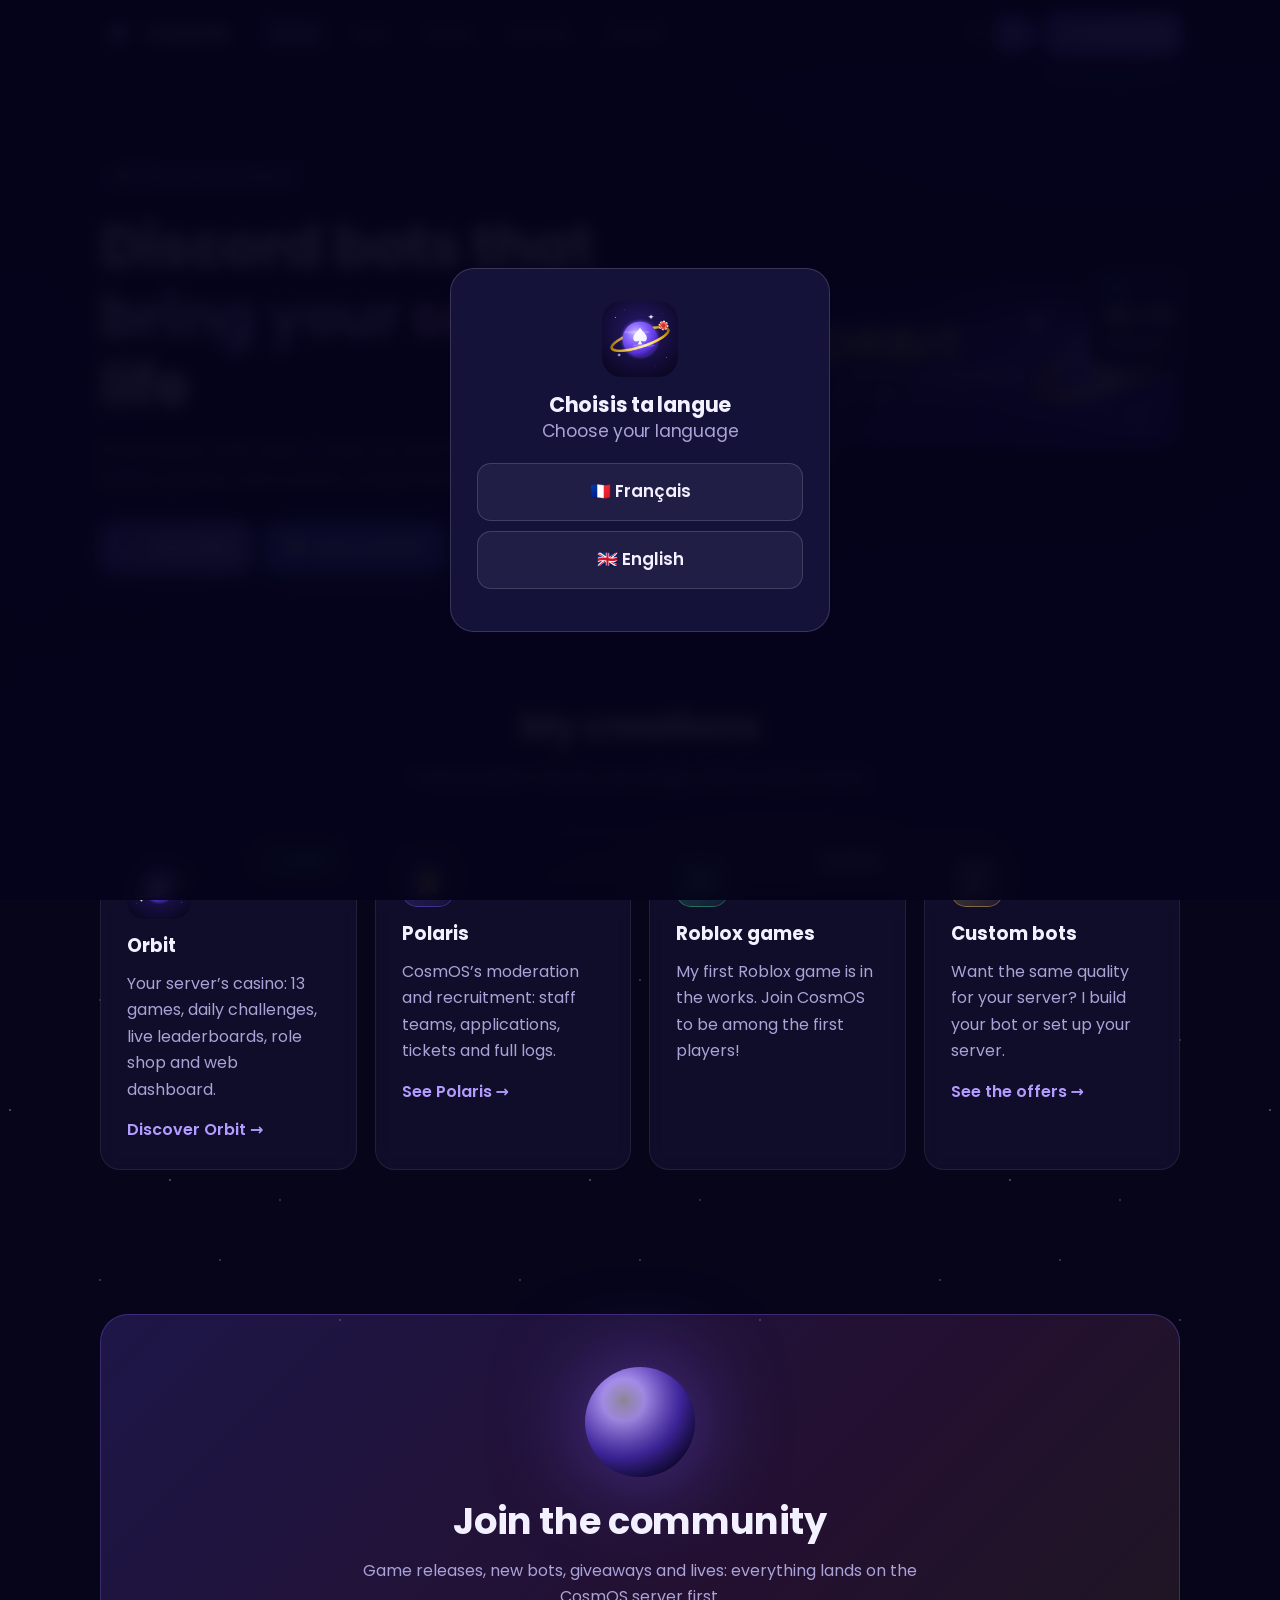
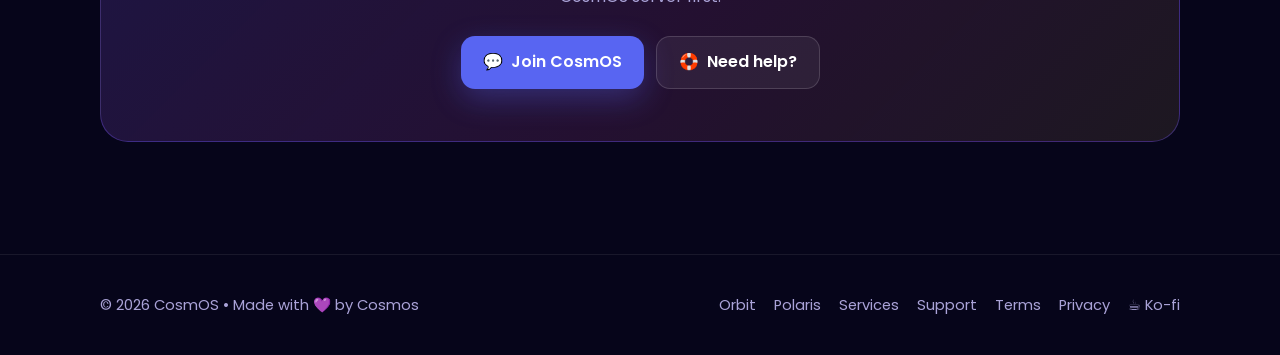
<file: docs/index.html>
<!DOCTYPE html>
<html lang="fr">
<head>
  <meta charset="utf-8">
  <meta name="viewport" content="width=device-width, initial-scale=1">
  <title>CosmOS — bots Discord, jeux et créations</title>
  <meta name="description" content="CosmOS : Orbit, le casino de ton serveur Discord, Polaris pour la modération, des jeux Roblox et des bots sur mesure.">
  <meta property="og:title" content="CosmOS — bots Discord, jeux et créations">
  <meta property="og:description" content="Orbit, Polaris, jeux Roblox et bots sur mesure.">
  <meta property="og:image" content="banner.jpg">
  <link rel="icon" href="avatar.png">
  <link rel="preconnect" href="https://fonts.googleapis.com">
  <link href="https://fonts.googleapis.com/css2?family=Poppins:wght@400;500;600;700;800&display=swap" rel="stylesheet">
  <link rel="stylesheet" href="assets/site.css?v=4">
</head>
<body>

<section class="hero">
  <div class="wrap grid2">
    <div>
      <span class="eyebrow">🪐 <span class="fr">L’univers de Cosmos</span><span class="en">The Cosmos universe</span></span>
      <h1><span class="fr">Des bots Discord <span class="grad">qui donnent vie</span> à ton serveur</span><span class="en">Discord bots <span class="grad">that bring your server</span> to life</span></h1>
      <p class="lead"><span class="fr">Un casino complet avec Orbit, une équipe bien organisée avec Polaris, des jeux Roblox, et des bots faits sur mesure pour ton serveur.</span><span class="en">A full casino with Orbit, a well-run staff team with Polaris, Roblox games, and custom-made bots for your server.</span></p>
      <div class="btns">
        <a class="btn" data-link="invite">➕ <span class="fr">Ajouter Orbit</span><span class="en">Add Orbit</span></a>
        <a class="btn discord" data-link="community">💬 <span class="fr">Rejoindre CosmOS</span><span class="en">Join CosmOS</span></a>
      </div>
    </div>
    <div class="visual">
      <img class="banner" src="banner.jpg" alt="Orbit">
      <div class="float" style="left:-18px;bottom:-22px">🎮 <b>13</b><span class="fr">jeux dans Orbit</span><span class="en">games in Orbit</span></div>
      <div class="float" style="right:-10px;top:-20px;animation-delay:-3s">🌐 <b><span class="fr">FR</span><span class="en">EN</span> + <span class="fr">EN</span><span class="en">FR</span></b><span class="fr">bilingue</span><span class="en">bilingual</span></div>
    </div>
  </div>
</section>

<section>
  <div class="wrap">
    <div class="head center reveal">
      <h2><span class="fr">Mes créations</span><span class="en">My creations</span></h2>
      <p class="lead"><span class="fr">Chaque projet a sa page : clique pour tout découvrir.</span><span class="en">Every project has its own page: click to learn more.</span></p>
    </div>
    <div class="cards">
      <a class="card reveal" href="orbit.html">
        <span class="tag">✓ <span class="fr">Public</span><span class="en">Public</span></span>
        <img class="logo" src="avatar.png" alt="">
        <h3>Orbit</h3>
        <p><span class="fr">Le casino de ton serveur : 13 jeux, défis quotidiens, classements en direct, boutique de rôles et panneau web.</span><span class="en">Your server’s casino: 13 games, daily challenges, live leaderboards, role shop and web dashboard.</span></p>
        <span class="more"><span class="fr">Découvrir Orbit →</span><span class="en">Discover Orbit →</span></span>
      </a>
      <a class="card reveal" href="polaris.html">
        <div class="ico">⭐</div>
        <h3>Polaris</h3>
        <p><span class="fr">La modération et le recrutement de CosmOS : pôles d’équipe, candidatures, tickets et logs complets.</span><span class="en">CosmOS’s moderation and recruitment: staff teams, applications, tickets and full logs.</span></p>
        <span class="more"><span class="fr">Voir Polaris →</span><span class="en">See Polaris →</span></span>
      </a>
      <div class="card reveal">
        <span class="tag soon">🚧 <span class="fr">Bientôt</span><span class="en">Soon</span></span>
        <div class="ico green">🎮</div>
        <h3><span class="fr">Jeux Roblox</span><span class="en">Roblox games</span></h3>
        <p><span class="fr">Mon premier jeu Roblox est en préparation. Rejoins CosmOS pour y jouer parmi les premiers !</span><span class="en">My first Roblox game is in the works. Join CosmOS to be among the first players!</span></p>
      </div>
      <a class="card reveal" href="services.html">
        <div class="ico gold">🛠️</div>
        <h3><span class="fr">Bots sur mesure</span><span class="en">Custom bots</span></h3>
        <p><span class="fr">Tu veux le même niveau pour ton serveur ? Je crée ton bot ou je configure ton serveur.</span><span class="en">Want the same quality for your server? I build your bot or set up your server.</span></p>
        <span class="more"><span class="fr">Voir les offres →</span><span class="en">See the offers →</span></span>
      </a>
    </div>
  </div>
</section>

<section>
  <div class="wrap">
    <div class="cta reveal">
      <div class="orb" style="width:110px;height:110px;margin-bottom:22px"></div>
      <h2><span class="fr">Rejoins la communauté</span><span class="en">Join the community</span></h2>
      <p><span class="fr">Sorties de jeux, nouveaux bots, giveaways et lives : tout arrive d’abord sur le serveur CosmOS.</span><span class="en">Game releases, new bots, giveaways and lives: everything lands on the CosmOS server first.</span></p>
      <div class="btns">
        <a class="btn discord" data-link="community">💬 <span class="fr">Rejoindre CosmOS</span><span class="en">Join CosmOS</span></a>
        <a class="btn ghost" href="support.html">🛟 <span class="fr">Besoin d’aide ?</span><span class="en">Need help?</span></a>
      </div>
    </div>
  </div>
</section>

<script src="assets/site.js?v=4"></script>
</body>
</html>
</file>
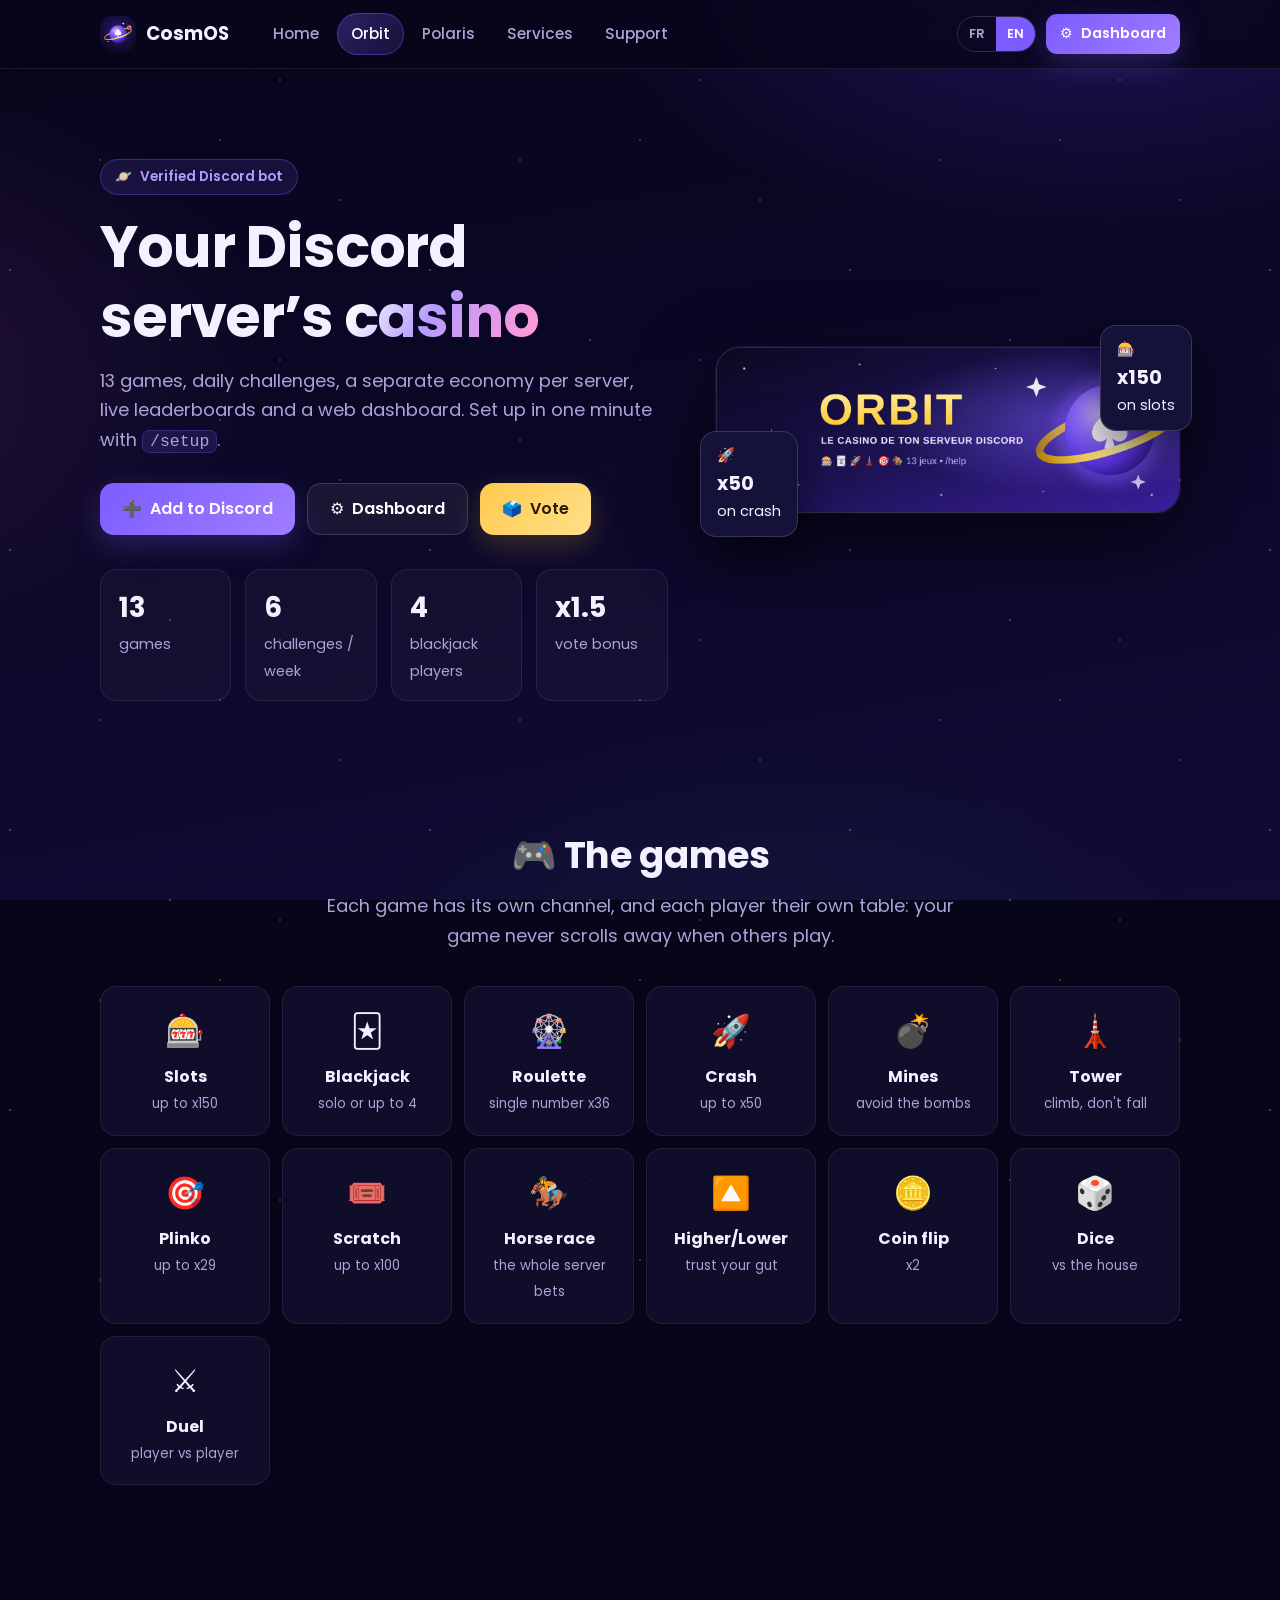
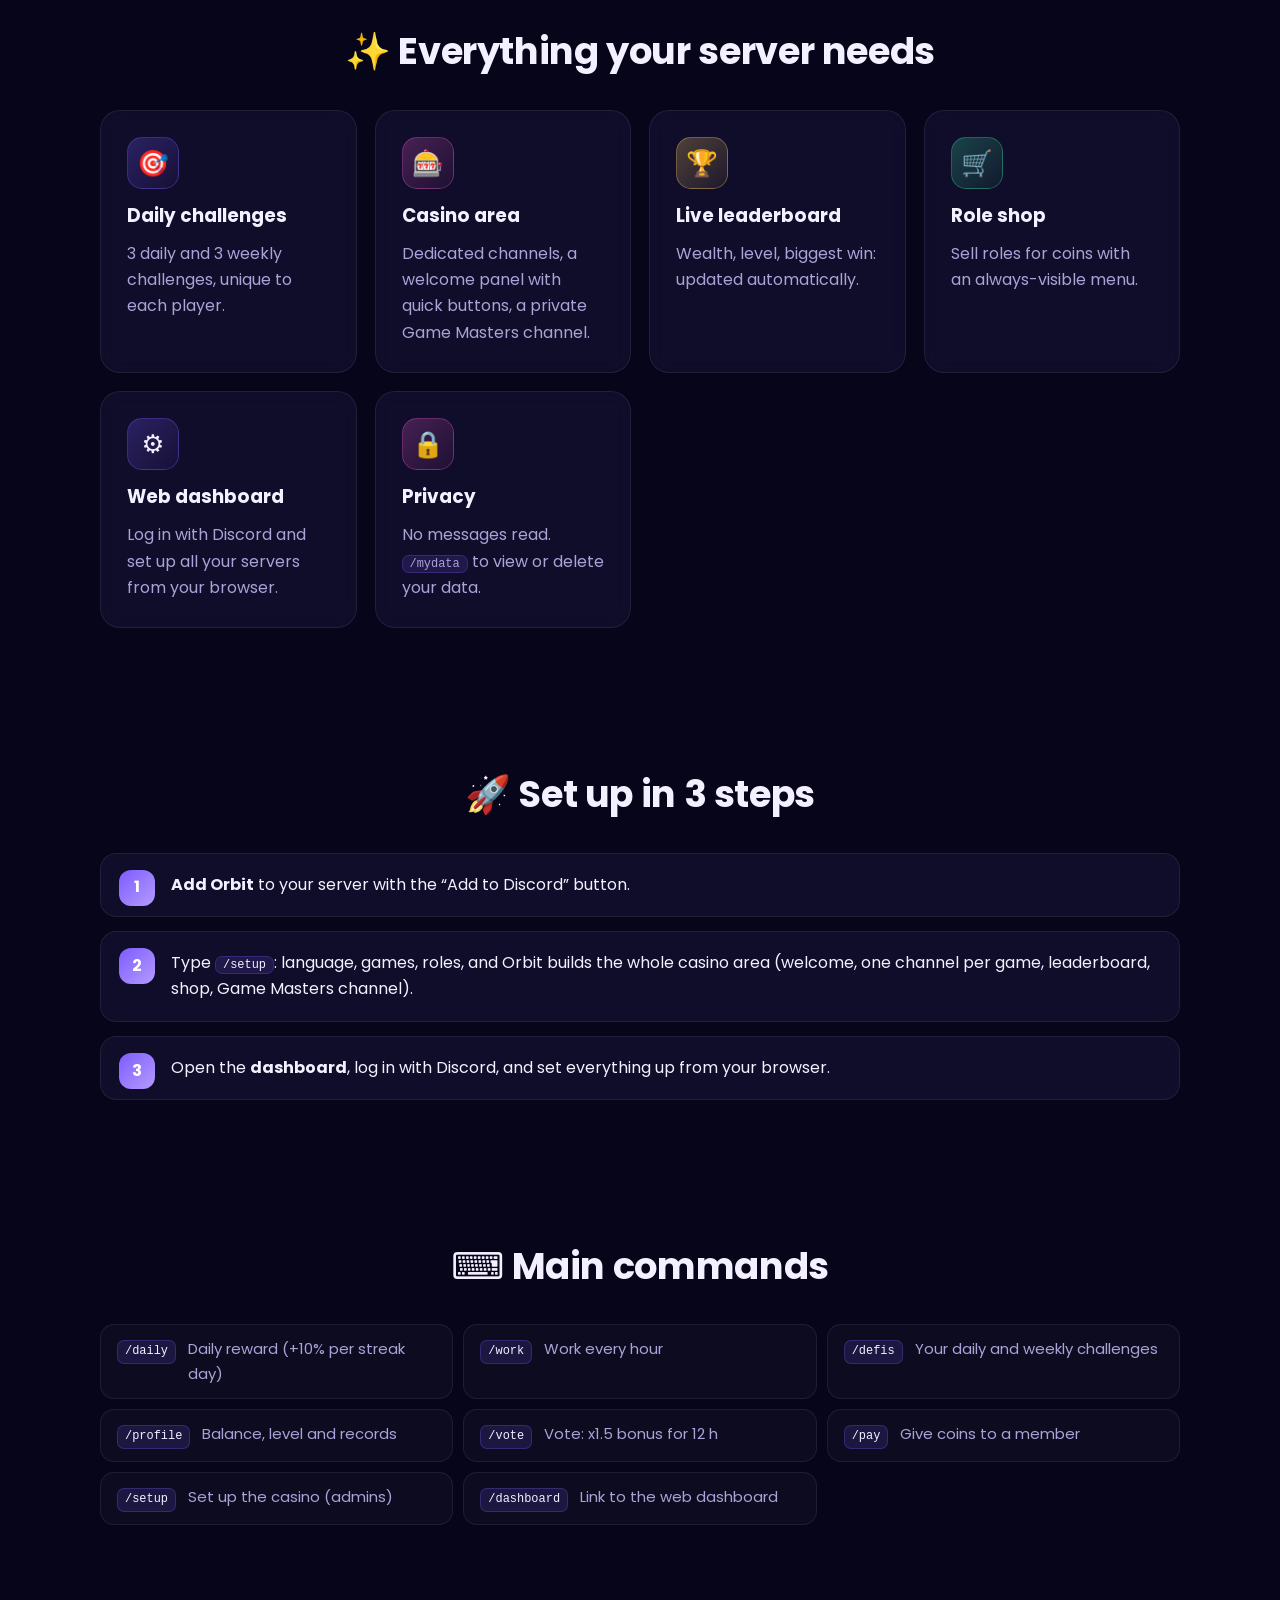
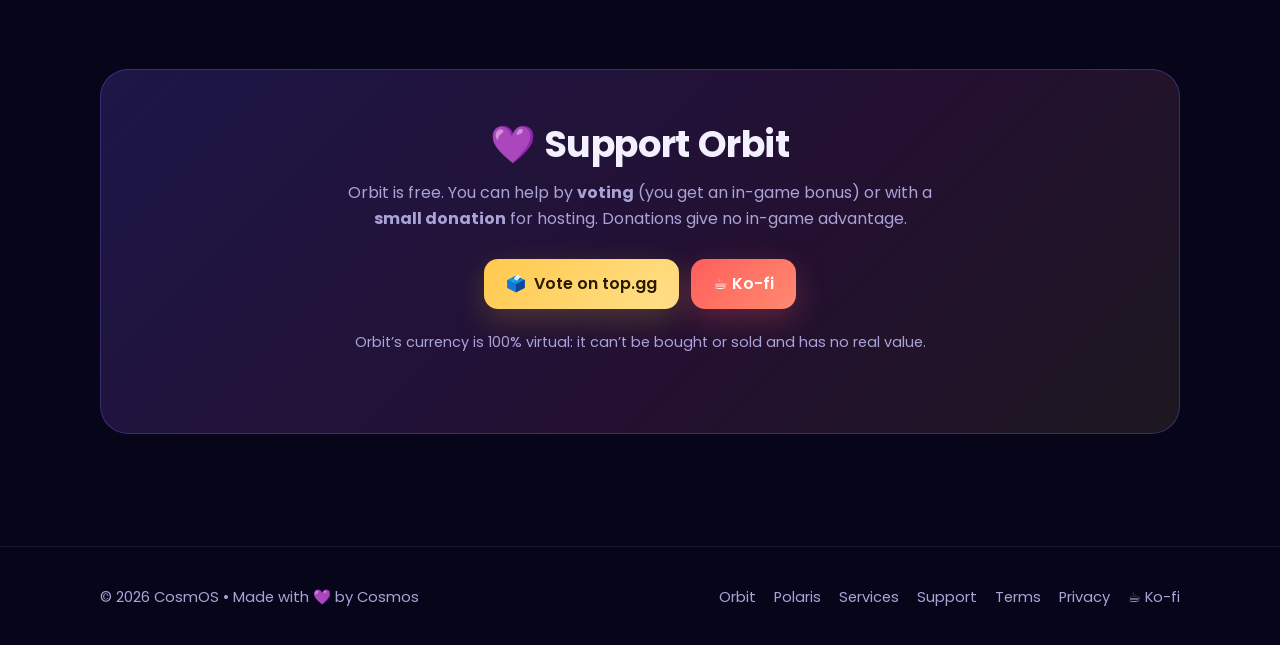
<file: docs/orbit.html>
<!DOCTYPE html>
<html lang="fr">
<head>
  <meta charset="utf-8">
  <meta name="viewport" content="width=device-width, initial-scale=1">
  <title>Orbit — le casino de ton serveur Discord</title>
  <meta name="description" content="Orbit : 13 jeux, défis quotidiens, économie virtuelle, classements automatiques et panneau web pour ton serveur Discord. En français et en anglais.">
  <meta property="og:title" content="Orbit — le casino de ton serveur Discord">
  <meta property="og:description" content="13 jeux, défis, classements, boutique, panneau web. Monnaie 100 % virtuelle.">
  <meta property="og:image" content="banner.jpg">
  <link rel="icon" href="avatar.png">
  <link rel="preconnect" href="https://fonts.googleapis.com">
  <link href="https://fonts.googleapis.com/css2?family=Poppins:wght@400;500;600;700;800&display=swap" rel="stylesheet">
  <link rel="stylesheet" href="assets/site.css?v=4">
</head>
<body>

<section class="hero">
  <div class="wrap grid2">
    <div>
      <span class="eyebrow">🪐 <span class="fr">Bot Discord vérifié</span><span class="en">Verified Discord bot</span></span>
      <h1><span class="fr">Le <span class="grad">casino</span> de ton serveur Discord</span><span class="en">Your Discord server’s <span class="grad">casino</span></span></h1>
      <p class="lead"><span class="fr">13 jeux, des défis chaque jour, une économie propre à chaque serveur, des classements en direct et un panneau web. Installé en une minute avec <code>/setup</code>.</span><span class="en">13 games, daily challenges, a separate economy per server, live leaderboards and a web dashboard. Set up in one minute with <code>/setup</code>.</span></p>
      <div class="btns">
        <a class="btn" data-link="invite">➕ <span class="fr">Ajouter à Discord</span><span class="en">Add to Discord</span></a>
        <a class="btn ghost" data-link="dashboard">⚙️ <span class="fr">Tableau de bord</span><span class="en">Dashboard</span></a>
        <a class="btn gold" data-link="vote">🗳️ <span class="fr">Voter</span><span class="en">Vote</span></a>
      </div>
      <div class="stats">
        <div class="stat"><b>13</b><span class="fr">jeux</span><span class="en">games</span></div>
        <div class="stat"><b>6</b><span class="fr">défis / semaine</span><span class="en">challenges / week</span></div>
        <div class="stat"><b>4</b><span class="fr">joueurs au blackjack</span><span class="en">blackjack players</span></div>
        <div class="stat"><b>x1.5</b><span class="fr">bonus de vote</span><span class="en">vote bonus</span></div>
      </div>
    </div>
    <div class="visual">
      <img class="banner" src="banner.jpg" alt="Orbit">
      <div class="float" style="left:-16px;bottom:-24px">🚀 <b>x50</b><span class="fr">au crash</span><span class="en">on crash</span></div>
      <div class="float" style="right:-12px;top:-22px;animation-delay:-3s">🎰 <b>x150</b><span class="fr">aux slots</span><span class="en">on slots</span></div>
    </div>
  </div>
</section>

<section>
  <div class="wrap">
    <div class="head center reveal"><h2>🎮 <span class="fr">Les jeux</span><span class="en">The games</span></h2>
      <p class="lead"><span class="fr">Chaque jeu a son salon, et chaque joueur sa propre table : ta partie ne remonte jamais quand les autres jouent.</span><span class="en">Each game has its own channel, and each player their own table: your game never scrolls away when others play.</span></p></div>
    <div class="games reveal">
      <div class="game"><div class="e">🎰</div><b>Slots</b><small class="fr">jusqu'à x150</small><small class="en">up to x150</small></div>
      <div class="game"><div class="e">🃏</div><b>Blackjack</b><small class="fr">seul ou à 4</small><small class="en">solo or up to 4</small></div>
      <div class="game"><div class="e">🎡</div><b>Roulette</b><small class="fr">numéro plein x36</small><small class="en">single number x36</small></div>
      <div class="game"><div class="e">🚀</div><b>Crash</b><small class="fr">jusqu'à x50</small><small class="en">up to x50</small></div>
      <div class="game"><div class="e">💣</div><b>Mines</b><small class="fr">évite les bombes</small><small class="en">avoid the bombs</small></div>
      <div class="game"><div class="e">🗼</div><b><span class="fr">Tour</span><span class="en">Tower</span></b><small class="fr">grimpe sans tomber</small><small class="en">climb, don't fall</small></div>
      <div class="game"><div class="e">🎯</div><b>Plinko</b><small class="fr">jusqu'à x29</small><small class="en">up to x29</small></div>
      <div class="game"><div class="e">🎟️</div><b><span class="fr">Grattage</span><span class="en">Scratch</span></b><small class="fr">jusqu'à x100</small><small class="en">up to x100</small></div>
      <div class="game"><div class="e">🏇</div><b><span class="fr">Course</span><span class="en">Horse race</span></b><small class="fr">tout le serveur parie</small><small class="en">the whole server bets</small></div>
      <div class="game"><div class="e">🔼</div><b><span class="fr">Plus ou moins</span><span class="en">Higher/Lower</span></b><small class="fr">suis ton instinct</small><small class="en">trust your gut</small></div>
      <div class="game"><div class="e">🪙</div><b><span class="fr">Pile ou face</span><span class="en">Coin flip</span></b><small>x2</small></div>
      <div class="game"><div class="e">🎲</div><b><span class="fr">Dés</span><span class="en">Dice</span></b><small class="fr">contre la maison</small><small class="en">vs the house</small></div>
      <div class="game"><div class="e">⚔️</div><b>Duel</b><small class="fr">joueur contre joueur</small><small class="en">player vs player</small></div>
    </div>
  </div>
</section>

<section>
  <div class="wrap">
    <div class="head center reveal"><h2>✨ <span class="fr">Tout ce qu’il faut pour ton serveur</span><span class="en">Everything your server needs</span></h2></div>
    <div class="cards">
      <div class="card reveal"><div class="ico">🎯</div><h3><span class="fr">Défis quotidiens</span><span class="en">Daily challenges</span></h3><p><span class="fr">3 défis par jour et 3 par semaine, différents pour chaque joueur.</span><span class="en">3 daily and 3 weekly challenges, unique to each player.</span></p></div>
      <div class="card reveal"><div class="ico pink">🎰</div><h3><span class="fr">Espace casino</span><span class="en">Casino area</span></h3><p><span class="fr">Salons dédiés, accueil avec boutons rapides, salon privé pour les Maîtres du jeu.</span><span class="en">Dedicated channels, a welcome panel with quick buttons, a private Game Masters channel.</span></p></div>
      <div class="card reveal"><div class="ico gold">🏆</div><h3><span class="fr">Classement en direct</span><span class="en">Live leaderboard</span></h3><p><span class="fr">Richesse, niveau, plus gros gain : mis à jour tout seul.</span><span class="en">Wealth, level, biggest win: updated automatically.</span></p></div>
      <div class="card reveal"><div class="ico green">🛒</div><h3><span class="fr">Boutique de rôles</span><span class="en">Role shop</span></h3><p><span class="fr">Vends des rôles contre des pièces, avec un menu toujours visible.</span><span class="en">Sell roles for coins with an always-visible menu.</span></p></div>
      <div class="card reveal"><div class="ico">⚙️</div><h3><span class="fr">Panneau web</span><span class="en">Web dashboard</span></h3><p><span class="fr">Connecte-toi avec Discord et règle tous tes serveurs depuis ton navigateur.</span><span class="en">Log in with Discord and set up all your servers from your browser.</span></p></div>
      <div class="card reveal"><div class="ico pink">🔒</div><h3><span class="fr">Vie privée</span><span class="en">Privacy</span></h3><p><span class="fr">Aucun message lu. <code>/mydata</code> pour voir ou supprimer tes données.</span><span class="en">No messages read. <code>/mydata</code> to view or delete your data.</span></p></div>
    </div>
  </div>
</section>

<section>
  <div class="wrap">
    <div class="head center reveal"><h2>🚀 <span class="fr">Installé en 3 étapes</span><span class="en">Set up in 3 steps</span></h2></div>
    <ol class="steps reveal fr">
      <li><b>Ajoute Orbit</b> à ton serveur avec le bouton « Ajouter à Discord ».</li>
      <li>Tape <code>/setup</code> : langue, jeux, rôles, et Orbit crée tout l’espace casino (accueil, un salon par jeu, classement, boutique, salon des Maîtres du jeu).</li>
      <li>Ouvre le <b>tableau de bord</b>, connecte-toi avec Discord, et règle tout depuis ton navigateur.</li>
    </ol>
    <ol class="steps reveal en">
      <li><b>Add Orbit</b> to your server with the “Add to Discord” button.</li>
      <li>Type <code>/setup</code>: language, games, roles, and Orbit builds the whole casino area (welcome, one channel per game, leaderboard, shop, Game Masters channel).</li>
      <li>Open the <b>dashboard</b>, log in with Discord, and set everything up from your browser.</li>
    </ol>
  </div>
</section>

<section>
  <div class="wrap">
    <div class="head center reveal"><h2>⌨️ <span class="fr">Les commandes principales</span><span class="en">Main commands</span></h2></div>
    <div class="cmds reveal">
      <div class="cmd"><code>/daily</code><span><span class="fr">Récompense du jour (+10 % par jour de série)</span><span class="en">Daily reward (+10% per streak day)</span></span></div>
      <div class="cmd"><code>/work</code><span><span class="fr">Travaille toutes les heures</span><span class="en">Work every hour</span></span></div>
      <div class="cmd"><code>/defis</code><span><span class="fr">Tes défis du jour et de la semaine</span><span class="en">Your daily and weekly challenges</span></span></div>
      <div class="cmd"><code>/profile</code><span><span class="fr">Solde, niveau et records</span><span class="en">Balance, level and records</span></span></div>
      <div class="cmd"><code>/vote</code><span><span class="fr">Vote : bonus x1.5 pendant 12 h</span><span class="en">Vote: x1.5 bonus for 12 h</span></span></div>
      <div class="cmd"><code>/pay</code><span><span class="fr">Donne des pièces à un membre</span><span class="en">Give coins to a member</span></span></div>
      <div class="cmd"><code>/setup</code><span><span class="fr">Installe le casino (admins)</span><span class="en">Set up the casino (admins)</span></span></div>
      <div class="cmd"><code>/dashboard</code><span><span class="fr">Lien vers le panneau web</span><span class="en">Link to the web dashboard</span></span></div>
    </div>
  </div>
</section>

<section>
  <div class="wrap">
    <div class="cta reveal">
      <h2>💜 <span class="fr">Soutenir Orbit</span><span class="en">Support Orbit</span></h2>
      <p><span class="fr">Orbit est gratuit. Tu peux l’aider en <b>votant</b> (tu gagnes un bonus en jeu) ou avec un <b>petit don</b> pour l’hébergement. Les dons ne donnent aucun avantage en jeu.</span><span class="en">Orbit is free. You can help by <b>voting</b> (you get an in-game bonus) or with a <b>small donation</b> for hosting. Donations give no in-game advantage.</span></p>
      <div class="btns">
        <a class="btn gold" data-link="vote">🗳️ <span class="fr">Voter sur top.gg</span><span class="en">Vote on top.gg</span></a>
        <a class="btn kofi" data-link="kofi">☕ Ko-fi</a>
      </div>
      <p class="note" style="margin-top:22px"><span class="fr">La monnaie d’Orbit est 100 % virtuelle : elle ne s’achète pas, ne se revend pas et n’a aucune valeur réelle.</span><span class="en">Orbit’s currency is 100% virtual: it can’t be bought or sold and has no real value.</span></p>
    </div>
  </div>
</section>

<script src="assets/site.js?v=4"></script>
</body>
</html>
</file>
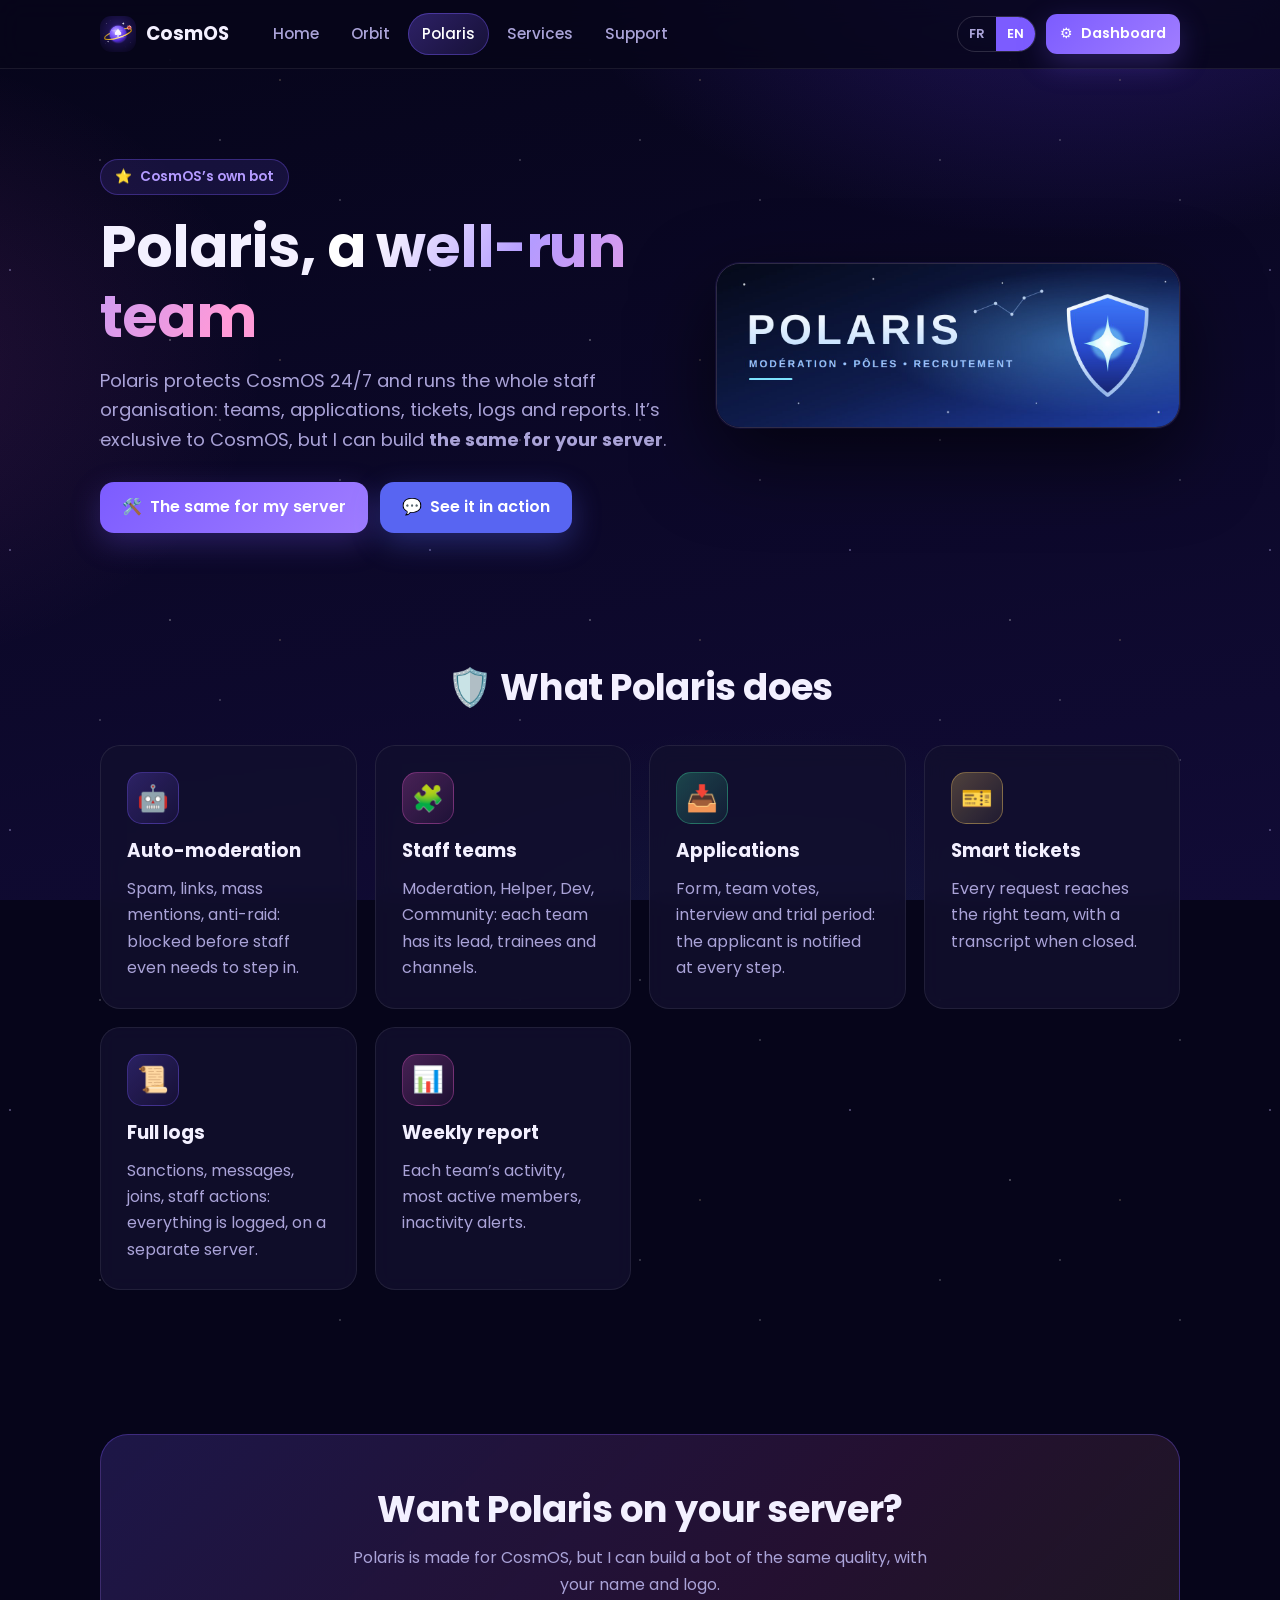
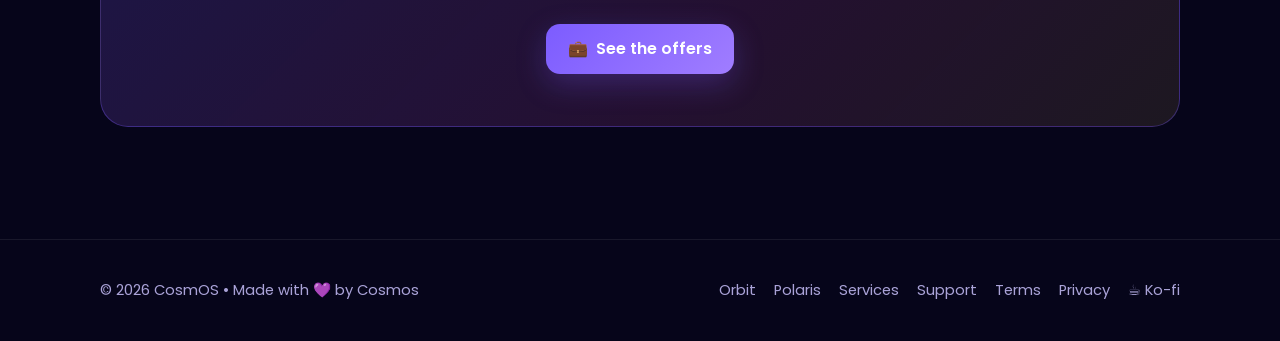
<file: docs/polaris.html>
<!DOCTYPE html>
<html lang="fr">
<head>
  <meta charset="utf-8">
  <meta name="viewport" content="width=device-width, initial-scale=1">
  <title>Polaris — modération et recrutement</title>
  <meta name="description" content="Polaris protège CosmOS 24 h/24 et gère toute l’équipe : pôles, candidatures, tickets et logs.">
  <link rel="icon" href="avatar.png">
  <link rel="preconnect" href="https://fonts.googleapis.com">
  <link href="https://fonts.googleapis.com/css2?family=Poppins:wght@400;500;600;700;800&display=swap" rel="stylesheet">
  <link rel="stylesheet" href="assets/site.css?v=4">
</head>
<body>

<section class="hero">
  <div class="wrap grid2">
    <div>
      <span class="eyebrow">⭐ <span class="fr">Le bot maison de CosmOS</span><span class="en">CosmOS’s own bot</span></span>
      <h1><span class="fr">Polaris, <span class="grad">l’équipe bien rangée</span></span><span class="en">Polaris, <span class="grad">a well-run team</span></span></h1>
      <p class="lead"><span class="fr">Polaris protège CosmOS 24 h/24 et gère toute l’organisation du staff : pôles, candidatures, tickets, logs et rapports. Il est réservé à CosmOS, mais je peux créer <b>le même pour ton serveur</b>.</span><span class="en">Polaris protects CosmOS 24/7 and runs the whole staff organisation: teams, applications, tickets, logs and reports. It’s exclusive to CosmOS, but I can build <b>the same for your server</b>.</span></p>
      <div class="btns">
        <a class="btn" href="services.html">🛠️ <span class="fr">Le même pour mon serveur</span><span class="en">The same for my server</span></a>
        <a class="btn discord" data-link="community">💬 <span class="fr">Le voir en action</span><span class="en">See it in action</span></a>
      </div>
    </div>
    <div class="visual"><img class="banner" src="polaris-banner.jpg" alt="Polaris"></div>
  </div>
</section>

<section>
  <div class="wrap">
    <div class="head center reveal"><h2>🛡️ <span class="fr">Ce que fait Polaris</span><span class="en">What Polaris does</span></h2></div>
    <div class="cards">
      <div class="card reveal"><div class="ico">🤖</div><h3><span class="fr">Modération automatique</span><span class="en">Auto-moderation</span></h3><p><span class="fr">Spam, liens, mentions de masse, anti-raid : bloqués avant que le staff ait besoin d’intervenir.</span><span class="en">Spam, links, mass mentions, anti-raid: blocked before staff even needs to step in.</span></p></div>
      <div class="card reveal"><div class="ico pink">🧩</div><h3><span class="fr">Pôles d’équipe</span><span class="en">Staff teams</span></h3><p><span class="fr">Modération, Helper, Dev, Communauté : chaque pôle a son responsable, ses stagiaires et ses salons.</span><span class="en">Moderation, Helper, Dev, Community: each team has its lead, trainees and channels.</span></p></div>
      <div class="card reveal"><div class="ico green">📥</div><h3><span class="fr">Candidatures</span><span class="en">Applications</span></h3><p><span class="fr">Formulaire, votes du pôle, entretien et période d’essai : le candidat est prévenu à chaque étape.</span><span class="en">Form, team votes, interview and trial period: the applicant is notified at every step.</span></p></div>
      <div class="card reveal"><div class="ico gold">🎫</div><h3><span class="fr">Tickets intelligents</span><span class="en">Smart tickets</span></h3><p><span class="fr">Chaque demande arrive au bon pôle, avec transcription à la fermeture.</span><span class="en">Every request reaches the right team, with a transcript when closed.</span></p></div>
      <div class="card reveal"><div class="ico">📜</div><h3><span class="fr">Logs complets</span><span class="en">Full logs</span></h3><p><span class="fr">Sanctions, messages, arrivées, actions du staff : tout est tracé, sur un serveur à part.</span><span class="en">Sanctions, messages, joins, staff actions: everything is logged, on a separate server.</span></p></div>
      <div class="card reveal"><div class="ico pink">📊</div><h3><span class="fr">Rapport chaque semaine</span><span class="en">Weekly report</span></h3><p><span class="fr">Activité de chaque pôle, membres les plus actifs, alertes d’inactivité.</span><span class="en">Each team’s activity, most active members, inactivity alerts.</span></p></div>
    </div>
  </div>
</section>

<section>
  <div class="wrap">
    <div class="cta reveal">
      <h2><span class="fr">Tu veux Polaris sur ton serveur ?</span><span class="en">Want Polaris on your server?</span></h2>
      <p><span class="fr">Polaris est fait pour CosmOS, mais je peux créer un bot du même niveau, à ton nom et à ton logo.</span><span class="en">Polaris is made for CosmOS, but I can build a bot of the same quality, with your name and logo.</span></p>
      <div class="btns"><a class="btn" href="services.html">💼 <span class="fr">Voir les offres</span><span class="en">See the offers</span></a></div>
    </div>
  </div>
</section>

<script src="assets/site.js?v=4"></script>
</body>
</html>
</file>
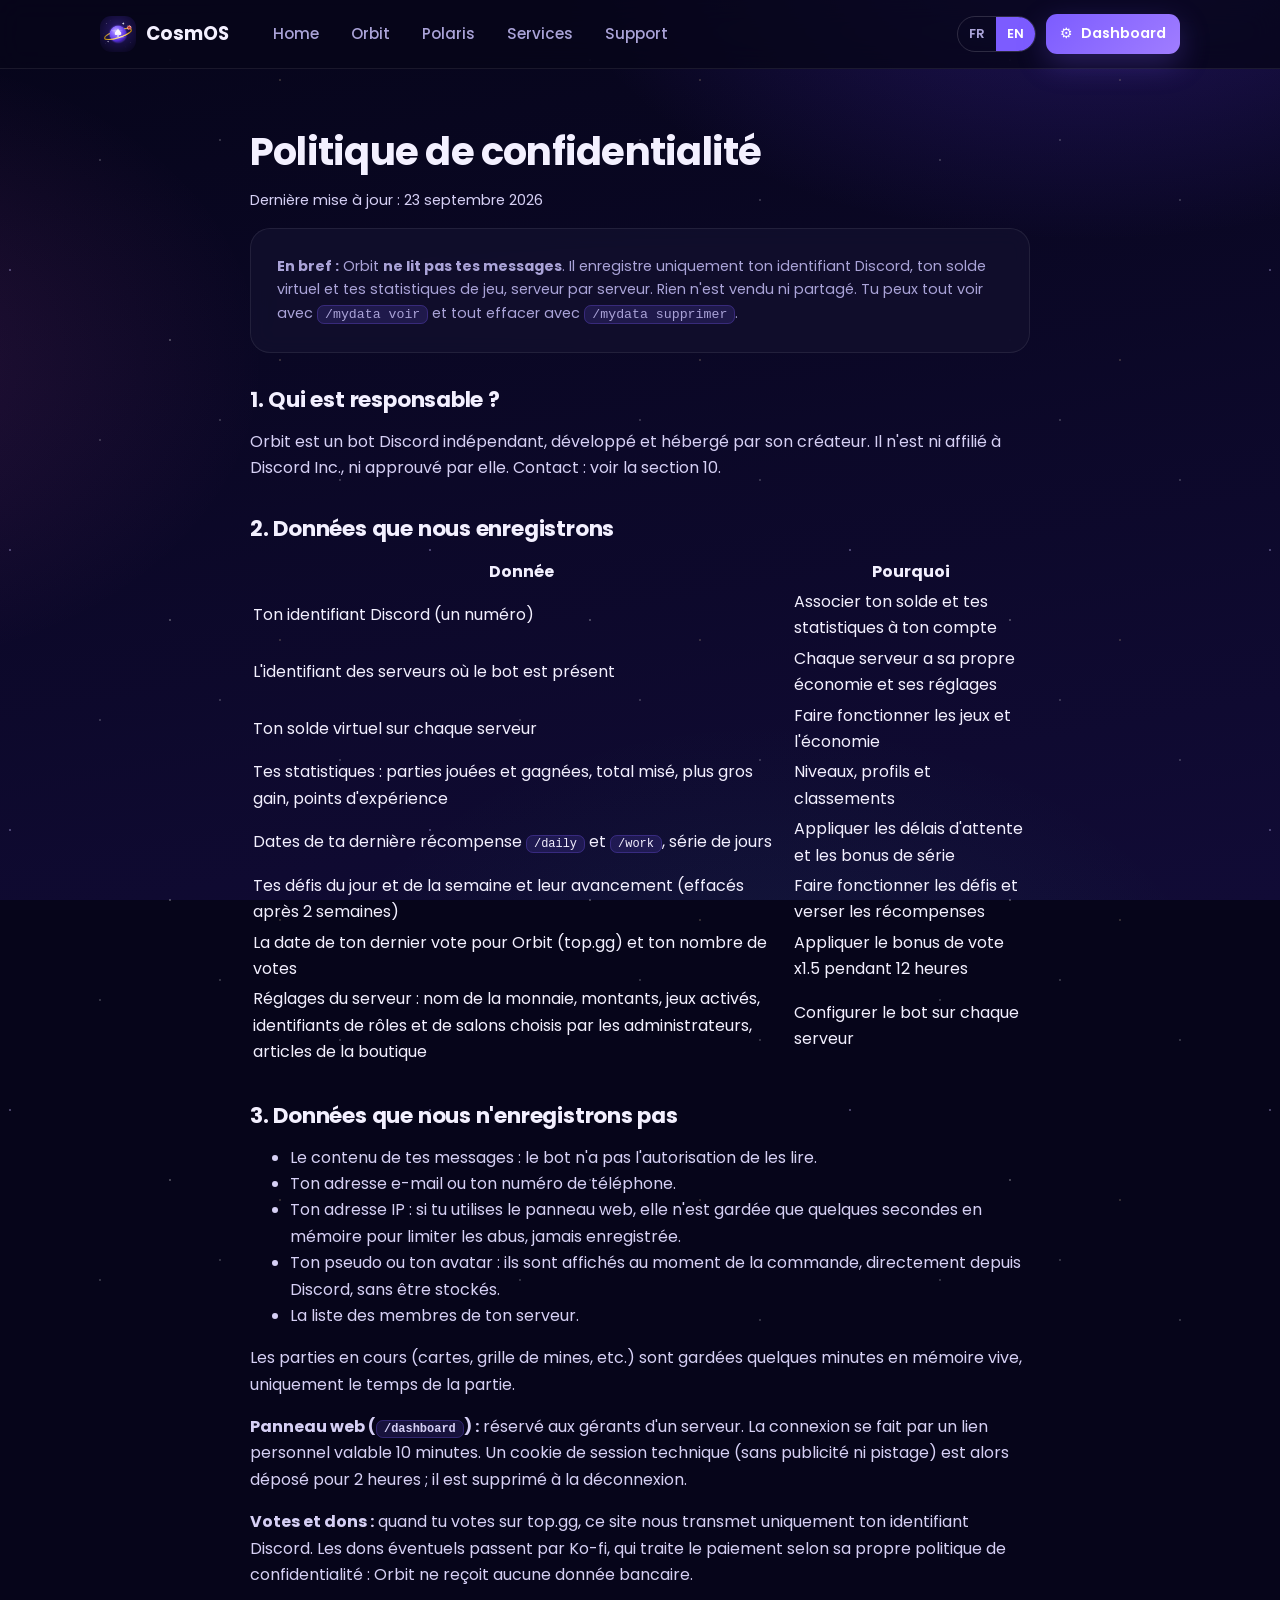
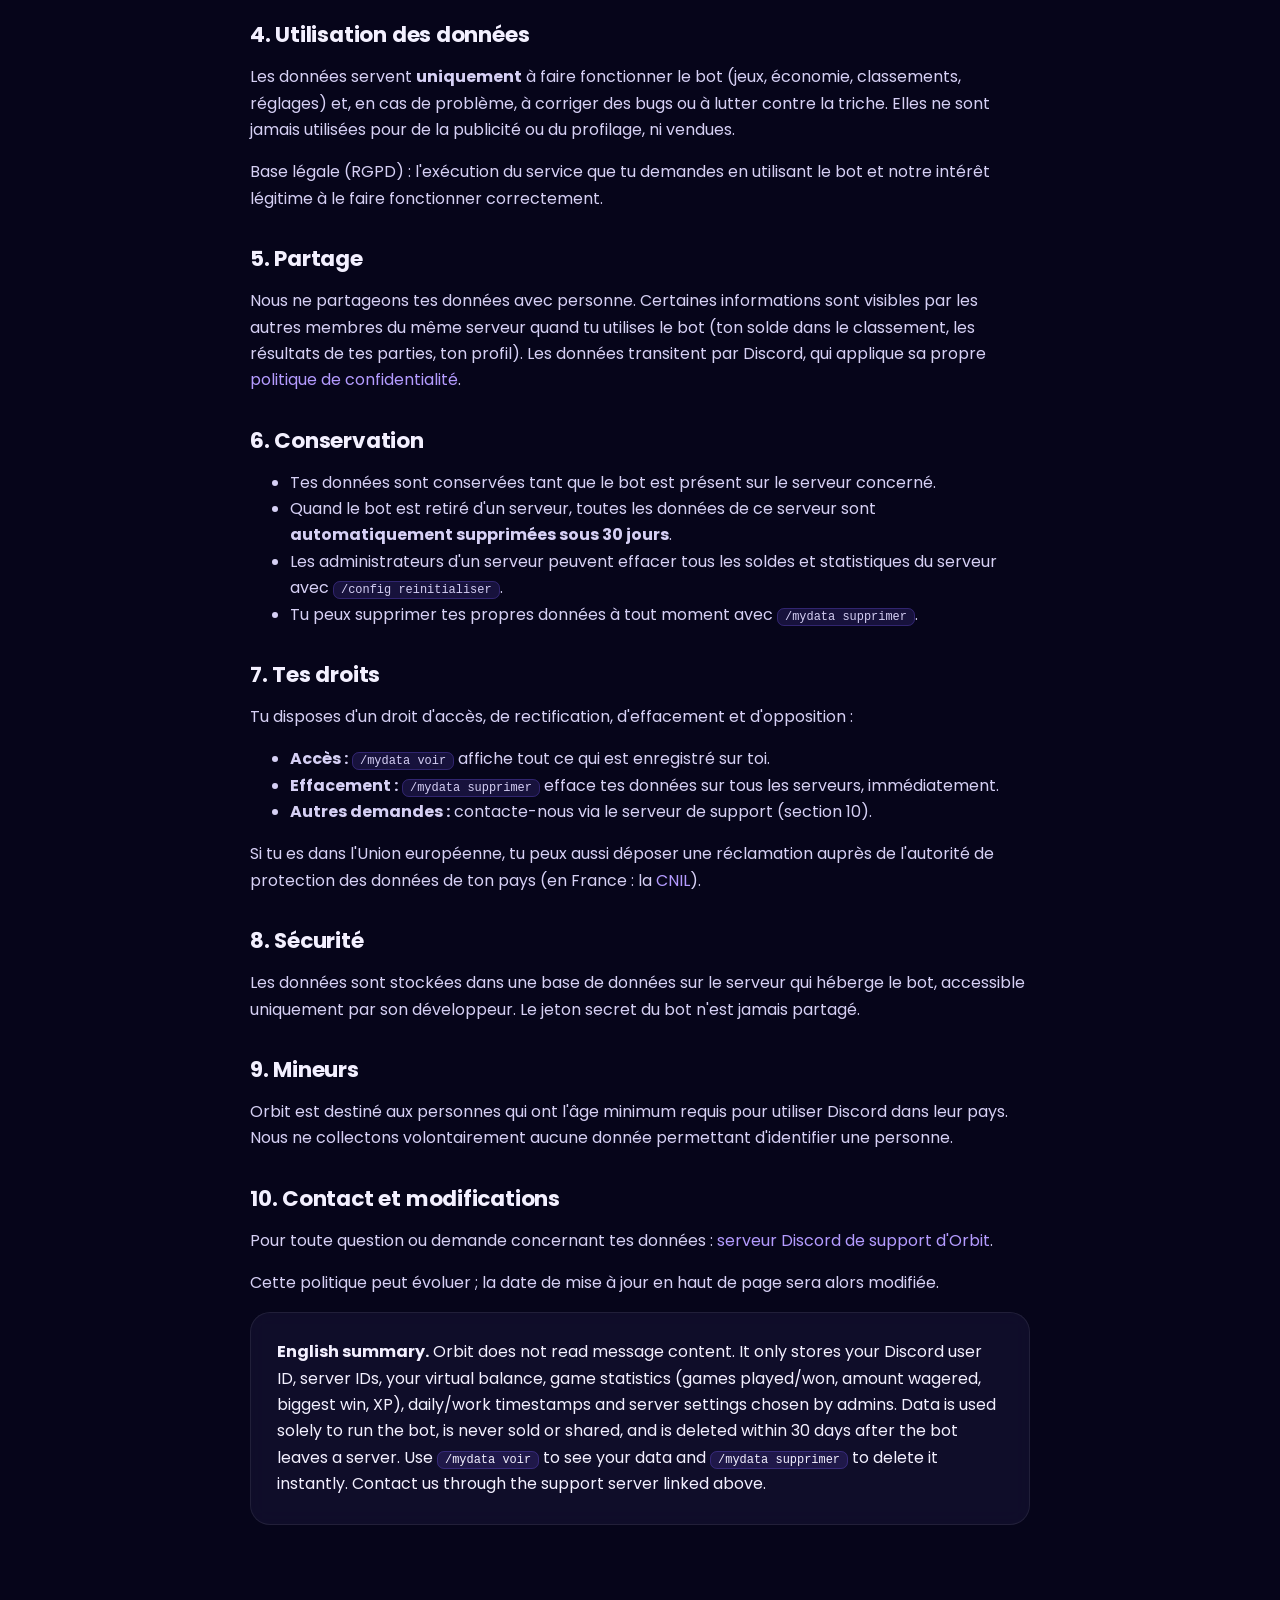
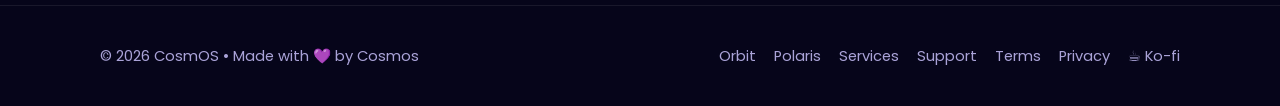
<file: docs/privacy.html>
<!DOCTYPE html>
<html lang="fr">
<head>
  <meta charset="utf-8">
  <meta name="viewport" content="width=device-width, initial-scale=1">
  <title>Politique de confidentialité — Orbit</title>
  <meta name="description" content="Politique de confidentialité du bot Discord Orbit : quelles données sont stockées, pourquoi, et comment les supprimer.">
  <link rel="icon" href="avatar.png">
  <link rel="preconnect" href="https://fonts.googleapis.com">
  <link href="https://fonts.googleapis.com/css2?family=Poppins:wght@400;500;600;700;800&display=swap" rel="stylesheet">
  <link rel="stylesheet" href="assets/site.css?v=4">
</head>
<body>
<main class="doc">
  <h1>Politique de confidentialité</h1>
  <p class="updated">Dernière mise à jour : 23 septembre 2026</p>

  <div class="card note">
    <strong>En bref :</strong> Orbit <strong>ne lit pas tes messages</strong>. Il enregistre uniquement ton identifiant Discord,
    ton solde virtuel et tes statistiques de jeu, serveur par serveur. Rien n'est vendu ni partagé.
    Tu peux tout voir avec <code>/mydata voir</code> et tout effacer avec <code>/mydata supprimer</code>.
  </div>

  <h2>1. Qui est responsable ?</h2>
  <p>
    Orbit est un bot Discord indépendant, développé et hébergé par son créateur.
    Il n'est ni affilié à Discord Inc., ni approuvé par elle. Contact : voir la section 10.
  </p>

  <h2>2. Données que nous enregistrons</h2>
  <div class="table-wrap">
    <table>
      <tr><th>Donnée</th><th>Pourquoi</th></tr>
      <tr><td>Ton identifiant Discord (un numéro)</td><td>Associer ton solde et tes statistiques à ton compte</td></tr>
      <tr><td>L'identifiant des serveurs où le bot est présent</td><td>Chaque serveur a sa propre économie et ses réglages</td></tr>
      <tr><td>Ton solde virtuel sur chaque serveur</td><td>Faire fonctionner les jeux et l'économie</td></tr>
      <tr><td>Tes statistiques : parties jouées et gagnées, total misé, plus gros gain, points d'expérience</td><td>Niveaux, profils et classements</td></tr>
      <tr><td>Dates de ta dernière récompense <code>/daily</code> et <code>/work</code>, série de jours</td><td>Appliquer les délais d'attente et les bonus de série</td></tr>
      <tr><td>Tes défis du jour et de la semaine et leur avancement (effacés après 2 semaines)</td><td>Faire fonctionner les défis et verser les récompenses</td></tr>
      <tr><td>La date de ton dernier vote pour Orbit (top.gg) et ton nombre de votes</td><td>Appliquer le bonus de vote x1.5 pendant 12 heures</td></tr>
      <tr><td>Réglages du serveur : nom de la monnaie, montants, jeux activés, identifiants de rôles et de salons choisis par les administrateurs, articles de la boutique</td><td>Configurer le bot sur chaque serveur</td></tr>
    </table>
  </div>

  <h2>3. Données que nous n'enregistrons pas</h2>
  <ul>
    <li>Le contenu de tes messages : le bot n'a pas l'autorisation de les lire.</li>
    <li>Ton adresse e-mail ou ton numéro de téléphone.</li>
    <li>Ton adresse IP : si tu utilises le panneau web, elle n'est gardée que quelques secondes en mémoire pour limiter les abus, jamais enregistrée.</li>
    <li>Ton pseudo ou ton avatar : ils sont affichés au moment de la commande, directement depuis Discord, sans être stockés.</li>
    <li>La liste des membres de ton serveur.</li>
  </ul>
  <p>
    Les parties en cours (cartes, grille de mines, etc.) sont gardées quelques minutes en mémoire vive, uniquement le temps de la partie.
  </p>
  <p>
    <strong>Panneau web (<code>/dashboard</code>) :</strong> réservé aux gérants d'un serveur. La connexion se fait par un lien personnel
    valable 10 minutes. Un cookie de session technique (sans publicité ni pistage) est alors déposé pour 2 heures ; il est supprimé à la déconnexion.
  </p>
  <p>
    <strong>Votes et dons :</strong> quand tu votes sur top.gg, ce site nous transmet uniquement ton identifiant Discord.
    Les dons éventuels passent par Ko-fi, qui traite le paiement selon sa propre politique de confidentialité :
    Orbit ne reçoit aucune donnée bancaire.
  </p>

  <h2>4. Utilisation des données</h2>
  <p>
    Les données servent <strong>uniquement</strong> à faire fonctionner le bot (jeux, économie, classements, réglages)
    et, en cas de problème, à corriger des bugs ou à lutter contre la triche.
    Elles ne sont jamais utilisées pour de la publicité ou du profilage, ni vendues.
  </p>
  <p>
    Base légale (RGPD) : l'exécution du service que tu demandes en utilisant le bot et notre intérêt légitime à le faire fonctionner correctement.
  </p>

  <h2>5. Partage</h2>
  <p>
    Nous ne partageons tes données avec personne. Certaines informations sont visibles par les autres membres
    du même serveur quand tu utilises le bot (ton solde dans le classement, les résultats de tes parties, ton profil).
    Les données transitent par Discord, qui applique sa propre
    <a href="https://discord.com/privacy" target="_blank" rel="noopener">politique de confidentialité</a>.
  </p>

  <h2>6. Conservation</h2>
  <ul>
    <li>Tes données sont conservées tant que le bot est présent sur le serveur concerné.</li>
    <li>Quand le bot est retiré d'un serveur, toutes les données de ce serveur sont <strong>automatiquement supprimées sous 30 jours</strong>.</li>
    <li>Les administrateurs d'un serveur peuvent effacer tous les soldes et statistiques du serveur avec <code>/config reinitialiser</code>.</li>
    <li>Tu peux supprimer tes propres données à tout moment avec <code>/mydata supprimer</code>.</li>
  </ul>

  <h2>7. Tes droits</h2>
  <p>Tu disposes d'un droit d'accès, de rectification, d'effacement et d'opposition :</p>
  <ul>
    <li><strong>Accès :</strong> <code>/mydata voir</code> affiche tout ce qui est enregistré sur toi.</li>
    <li><strong>Effacement :</strong> <code>/mydata supprimer</code> efface tes données sur tous les serveurs, immédiatement.</li>
    <li><strong>Autres demandes :</strong> contacte-nous via le serveur de support (section 10).</li>
  </ul>
  <p>
    Si tu es dans l'Union européenne, tu peux aussi déposer une réclamation auprès de l'autorité de protection des données
    de ton pays (en France : la <a href="https://www.cnil.fr" target="_blank" rel="noopener">CNIL</a>).
  </p>

  <h2>8. Sécurité</h2>
  <p>
    Les données sont stockées dans une base de données sur le serveur qui héberge le bot, accessible uniquement par son développeur.
    Le jeton secret du bot n'est jamais partagé.
  </p>

  <h2>9. Mineurs</h2>
  <p>
    Orbit est destiné aux personnes qui ont l'âge minimum requis pour utiliser Discord dans leur pays.
    Nous ne collectons volontairement aucune donnée permettant d'identifier une personne.
  </p>

  <h2>10. Contact et modifications</h2>
  <p>
    Pour toute question ou demande concernant tes données :
    <a class="support-link" href="https://discord.gg/anFSkHyWSw" target="_blank" rel="noopener">serveur Discord de support d'Orbit</a>.
  </p>
  <p>Cette politique peut évoluer ; la date de mise à jour en haut de page sera alors modifiée.</p>

  <div class="card">
    <strong>English summary.</strong> Orbit does not read message content. It only stores your Discord user ID, server IDs,
    your virtual balance, game statistics (games played/won, amount wagered, biggest win, XP), daily/work timestamps and
    server settings chosen by admins. Data is used solely to run the bot, is never sold or shared, and is deleted within
    30 days after the bot leaves a server. Use <code>/mydata voir</code> to see your data and <code>/mydata supprimer</code>
    to delete it instantly. Contact us through the support server linked above.
  </div>
</main>

<script src="assets/site.js?v=4"></script>
</body>
</html>
</file>
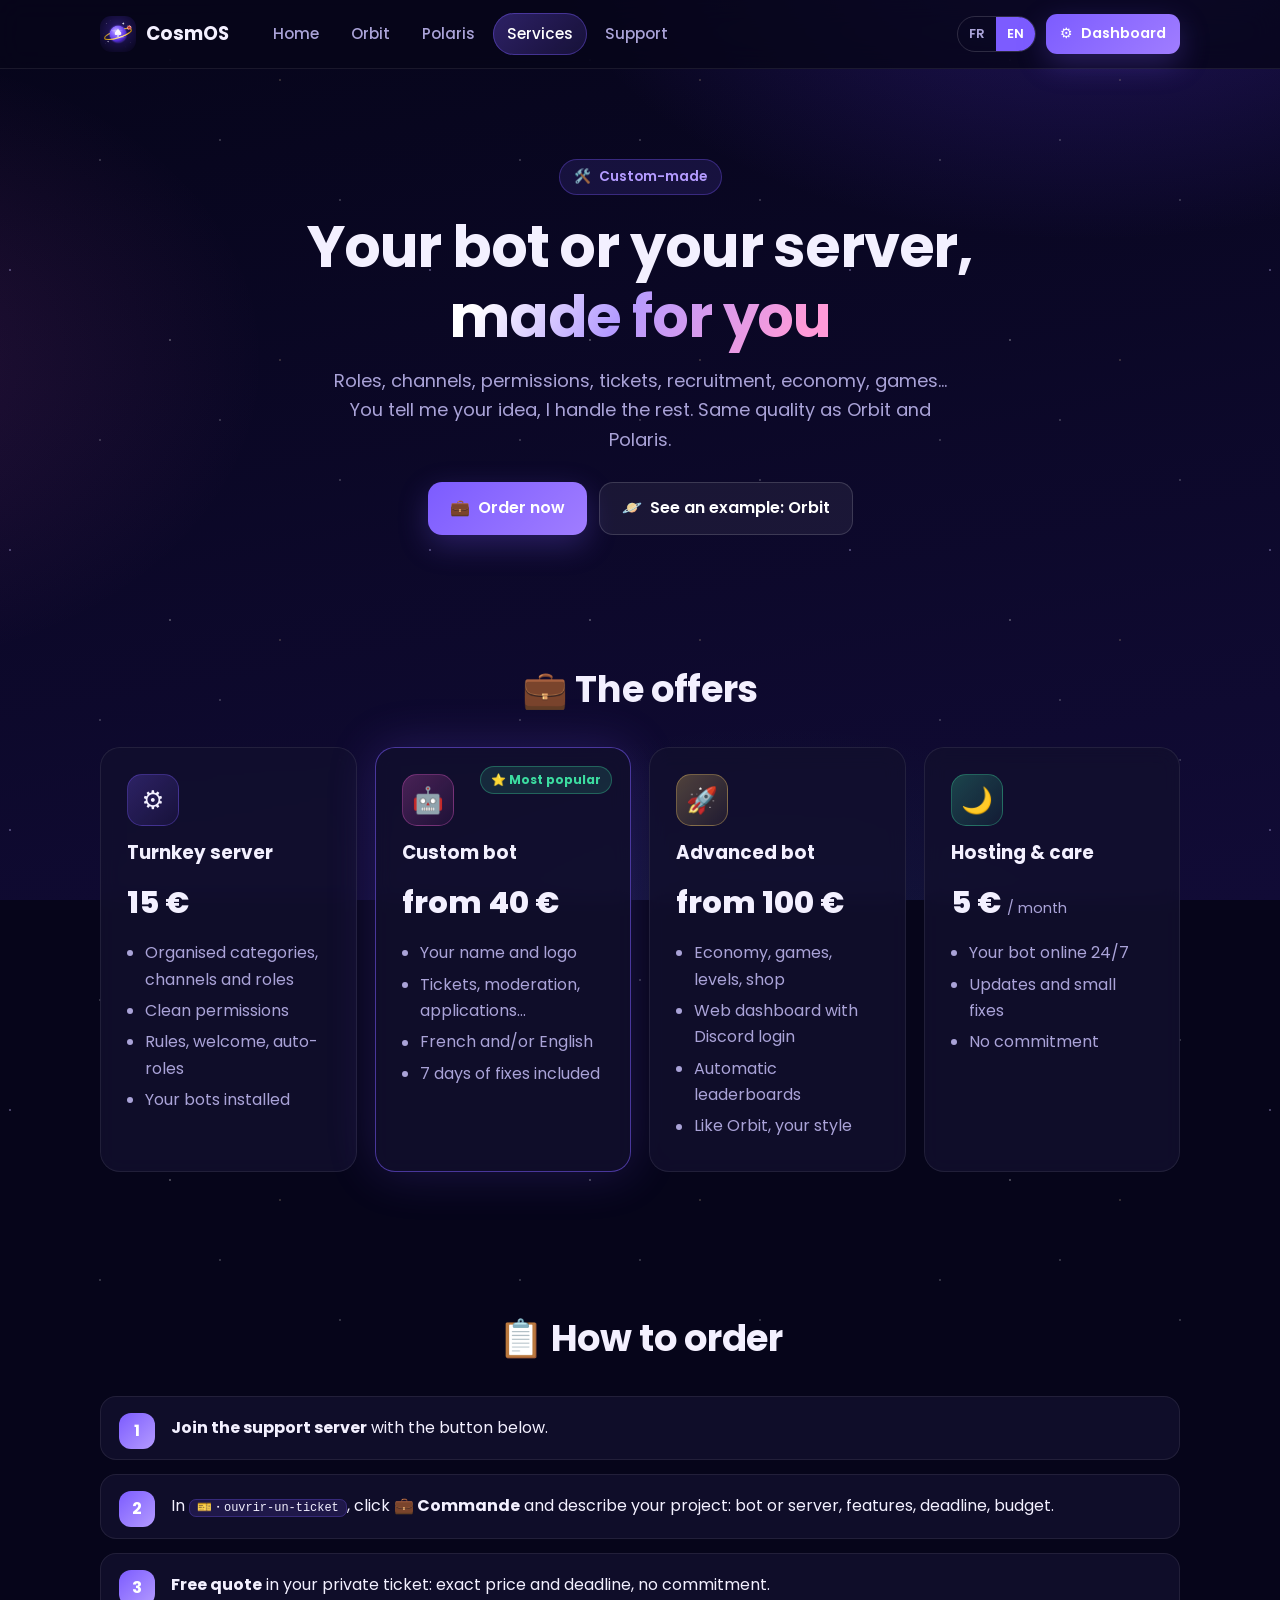
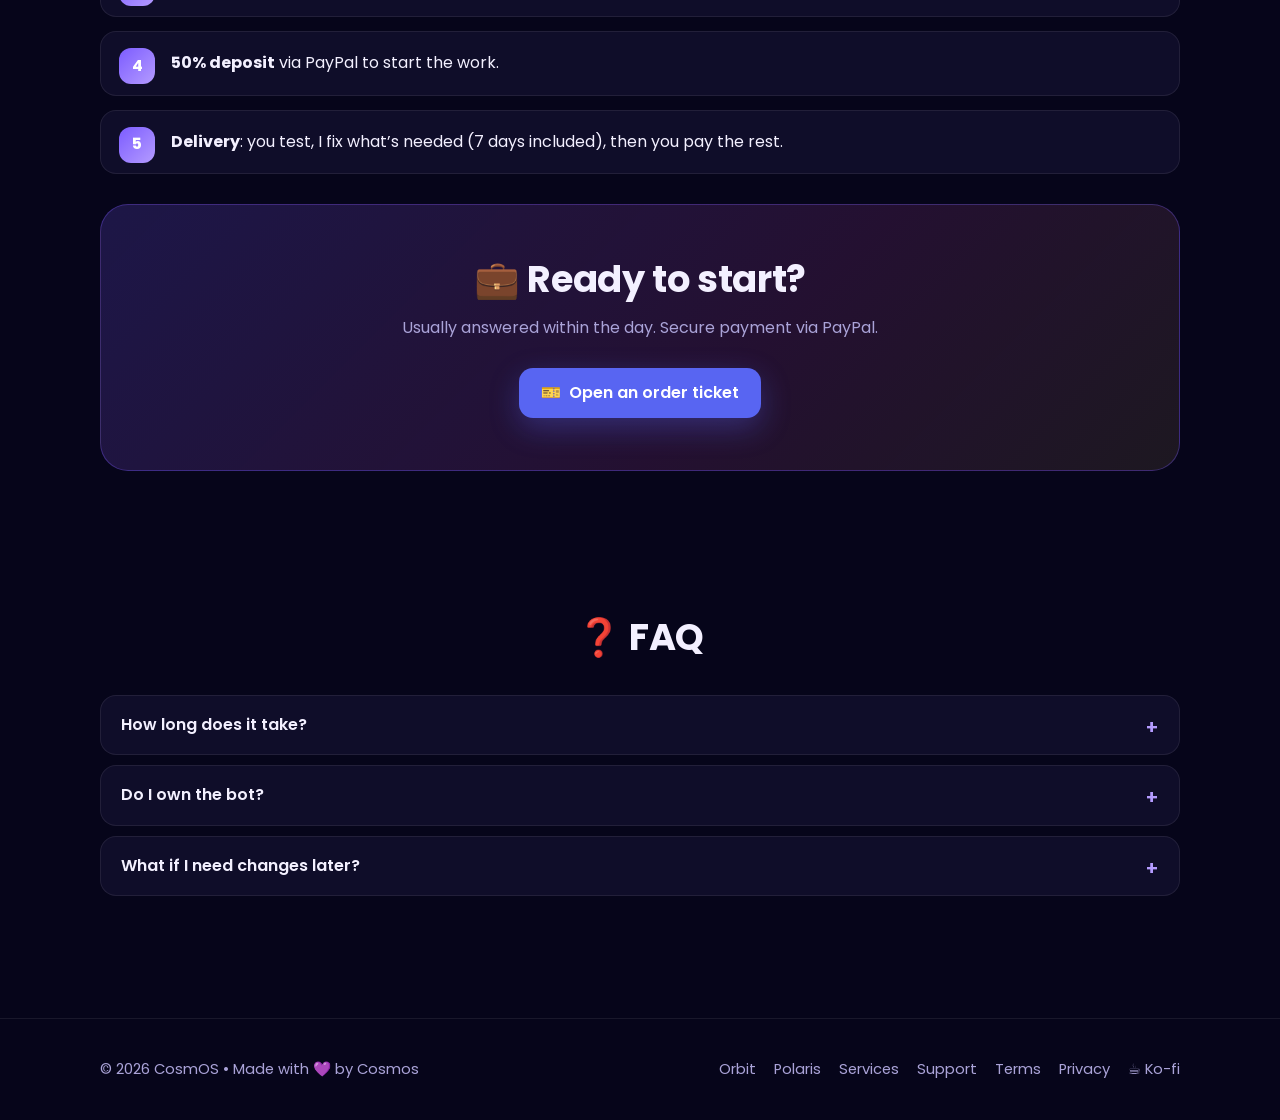
<file: docs/services.html>
<!DOCTYPE html>
<html lang="fr">
<head>
  <meta charset="utf-8">
  <meta name="viewport" content="width=device-width, initial-scale=1">
  <title>Services — bots et serveurs Discord sur mesure</title>
  <meta name="description" content="Création de bots Discord sur mesure, configuration complète de serveurs, hébergement et maintenance. Par le créateur d'Orbit.">
  <meta property="og:title" content="Bots et serveurs Discord sur mesure">
  <meta property="og:description" content="Configuration de serveur, bots personnalisés, hébergement 24/7. Devis gratuit.">
  <meta property="og:image" content="banner.jpg">
  <link rel="icon" href="avatar.png">
  <link rel="preconnect" href="https://fonts.googleapis.com">
  <link href="https://fonts.googleapis.com/css2?family=Poppins:wght@400;500;600;700;800&display=swap" rel="stylesheet">
  <link rel="stylesheet" href="assets/site.css?v=4">
</head>
<body>

<section class="hero center">
  <div class="wrap">
    <span class="eyebrow">🛠️ <span class="fr">Sur mesure</span><span class="en">Custom-made</span></span>
    <h1><span class="fr">Ton bot ou ton serveur,<br><span class="grad">fait pour toi</span></span><span class="en">Your bot or your server,<br><span class="grad">made for you</span></span></h1>
    <p class="lead"><span class="fr">Rôles, salons, permissions, tickets, recrutement, économie, jeux… Tu m’expliques ton idée, je m’occupe du reste. Même qualité qu’Orbit et Polaris.</span><span class="en">Roles, channels, permissions, tickets, recruitment, economy, games… You tell me your idea, I handle the rest. Same quality as Orbit and Polaris.</span></p>
    <div class="btns" style="justify-content:center">
      <a class="btn" href="#commander">💼 <span class="fr">Passer commande</span><span class="en">Order now</span></a>
      <a class="btn ghost" href="orbit.html">🪐 <span class="fr">Voir un exemple : Orbit</span><span class="en">See an example: Orbit</span></a>
    </div>
  </div>
</section>

<section>
  <div class="wrap">
    <div class="head center reveal"><h2>💼 <span class="fr">Les offres</span><span class="en">The offers</span></h2></div>
    <div class="cards">
      <div class="card reveal"><div class="ico">⚙️</div><h3><span class="fr">Serveur clé en main</span><span class="en">Turnkey server</span></h3><div class="price">15 €</div>
        <ul class="fr"><li>Catégories, salons et rôles organisés</li><li>Permissions propres</li><li>Règlement, accueil, auto-rôles</li><li>Installation de tes bots</li></ul>
        <ul class="en"><li>Organised categories, channels and roles</li><li>Clean permissions</li><li>Rules, welcome, auto-roles</li><li>Your bots installed</li></ul></div>
      <div class="card star reveal"><span class="tag">⭐ <span class="fr">Le plus demandé</span><span class="en">Most popular</span></span><div class="ico pink">🤖</div><h3><span class="fr">Bot sur mesure</span><span class="en">Custom bot</span></h3><div class="price"><span class="fr">dès</span><span class="en">from</span> 40 €</div>
        <ul class="fr"><li>À ton nom et à ton logo</li><li>Tickets, modération, candidatures…</li><li>Français et/ou anglais</li><li>7 jours de corrections inclus</li></ul>
        <ul class="en"><li>Your name and logo</li><li>Tickets, moderation, applications…</li><li>French and/or English</li><li>7 days of fixes included</li></ul></div>
      <div class="card reveal"><div class="ico gold">🚀</div><h3><span class="fr">Bot avancé</span><span class="en">Advanced bot</span></h3><div class="price"><span class="fr">dès</span><span class="en">from</span> 100 €</div>
        <ul class="fr"><li>Économie, jeux, niveaux, boutique</li><li>Panneau web avec connexion Discord</li><li>Classements automatiques</li><li>Comme Orbit, à ton image</li></ul>
        <ul class="en"><li>Economy, games, levels, shop</li><li>Web dashboard with Discord login</li><li>Automatic leaderboards</li><li>Like Orbit, your style</li></ul></div>
      <div class="card reveal"><div class="ico green">🌙</div><h3><span class="fr">Hébergement & suivi</span><span class="en">Hosting & care</span></h3><div class="price">5 € <small><span class="fr">/ mois</span><span class="en">/ month</span></small></div>
        <ul class="fr"><li>Ton bot en ligne 24 h/24</li><li>Mises à jour et petites corrections</li><li>Sans engagement</li></ul>
        <ul class="en"><li>Your bot online 24/7</li><li>Updates and small fixes</li><li>No commitment</li></ul></div>
    </div>
  </div>
</section>

<section id="commander">
  <div class="wrap">
    <div class="head center reveal"><h2>📋 <span class="fr">Comment commander</span><span class="en">How to order</span></h2></div>
    <ol class="steps reveal fr">
      <li><b>Rejoins le serveur support</b> avec le bouton ci-dessous.</li>
      <li>Dans <code>🎫・ouvrir-un-ticket</code>, clique sur <b>💼 Commande</b> et décris ton projet : bot ou serveur, fonctionnalités, délai, budget.</li>
      <li><b>Devis gratuit</b> dans ton ticket privé : prix exact et délai, sans engagement.</li>
      <li><b>Acompte de 50 %</b> par PayPal pour lancer le travail.</li>
      <li><b>Livraison</b> : tu testes, je corrige ce qu’il faut (7 jours inclus), puis tu règles le solde.</li>
    </ol>
    <ol class="steps reveal en">
      <li><b>Join the support server</b> with the button below.</li>
      <li>In <code>🎫・ouvrir-un-ticket</code>, click <b>💼 Commande</b> and describe your project: bot or server, features, deadline, budget.</li>
      <li><b>Free quote</b> in your private ticket: exact price and deadline, no commitment.</li>
      <li><b>50% deposit</b> via PayPal to start the work.</li>
      <li><b>Delivery</b>: you test, I fix what’s needed (7 days included), then you pay the rest.</li>
    </ol>
    <div class="cta reveal" style="margin-top:30px">
      <h2>💼 <span class="fr">Prêt à commencer ?</span><span class="en">Ready to start?</span></h2>
      <p><span class="fr">Réponse en général dans la journée. Paiement sécurisé par PayPal.</span><span class="en">Usually answered within the day. Secure payment via PayPal.</span></p>
      <div class="btns"><a class="btn discord" data-link="support">🎫 <span class="fr">Ouvrir un ticket Commande</span><span class="en">Open an order ticket</span></a></div>
    </div>
  </div>
</section>

<section>
  <div class="wrap">
    <div class="head center reveal"><h2>❓ <span class="fr">Questions fréquentes</span><span class="en">FAQ</span></h2></div>
    <div class="reveal fr">
      <details><summary>Combien de temps ça prend ?</summary><p>Un serveur : 1 à 2 jours. Un bot simple : 2 à 5 jours. Un bot avancé : on en parle selon le projet.</p></details>
      <details><summary>Est-ce que le bot m’appartient ?</summary><p>Oui : il est créé sur ton compte Discord Developer, à ton nom et à ton logo.</p></details>
      <details><summary>Et si j’ai besoin d’une modification plus tard ?</summary><p>Les petites corrections sont incluses avec l’offre Hébergement & suivi. Sinon, je te fais un devis pour chaque ajout.</p></details>
    </div>
    <div class="reveal en">
      <details><summary>How long does it take?</summary><p>A server: 1 to 2 days. A simple bot: 2 to 5 days. An advanced bot: depends on the project.</p></details>
      <details><summary>Do I own the bot?</summary><p>Yes: it’s created on your Discord Developer account, with your name and logo.</p></details>
      <details><summary>What if I need changes later?</summary><p>Small fixes are included with Hosting & care. Otherwise, I send a quote for each addition.</p></details>
    </div>
  </div>
</section>

<script src="assets/site.js?v=4"></script>
</body>
</html>
</file>
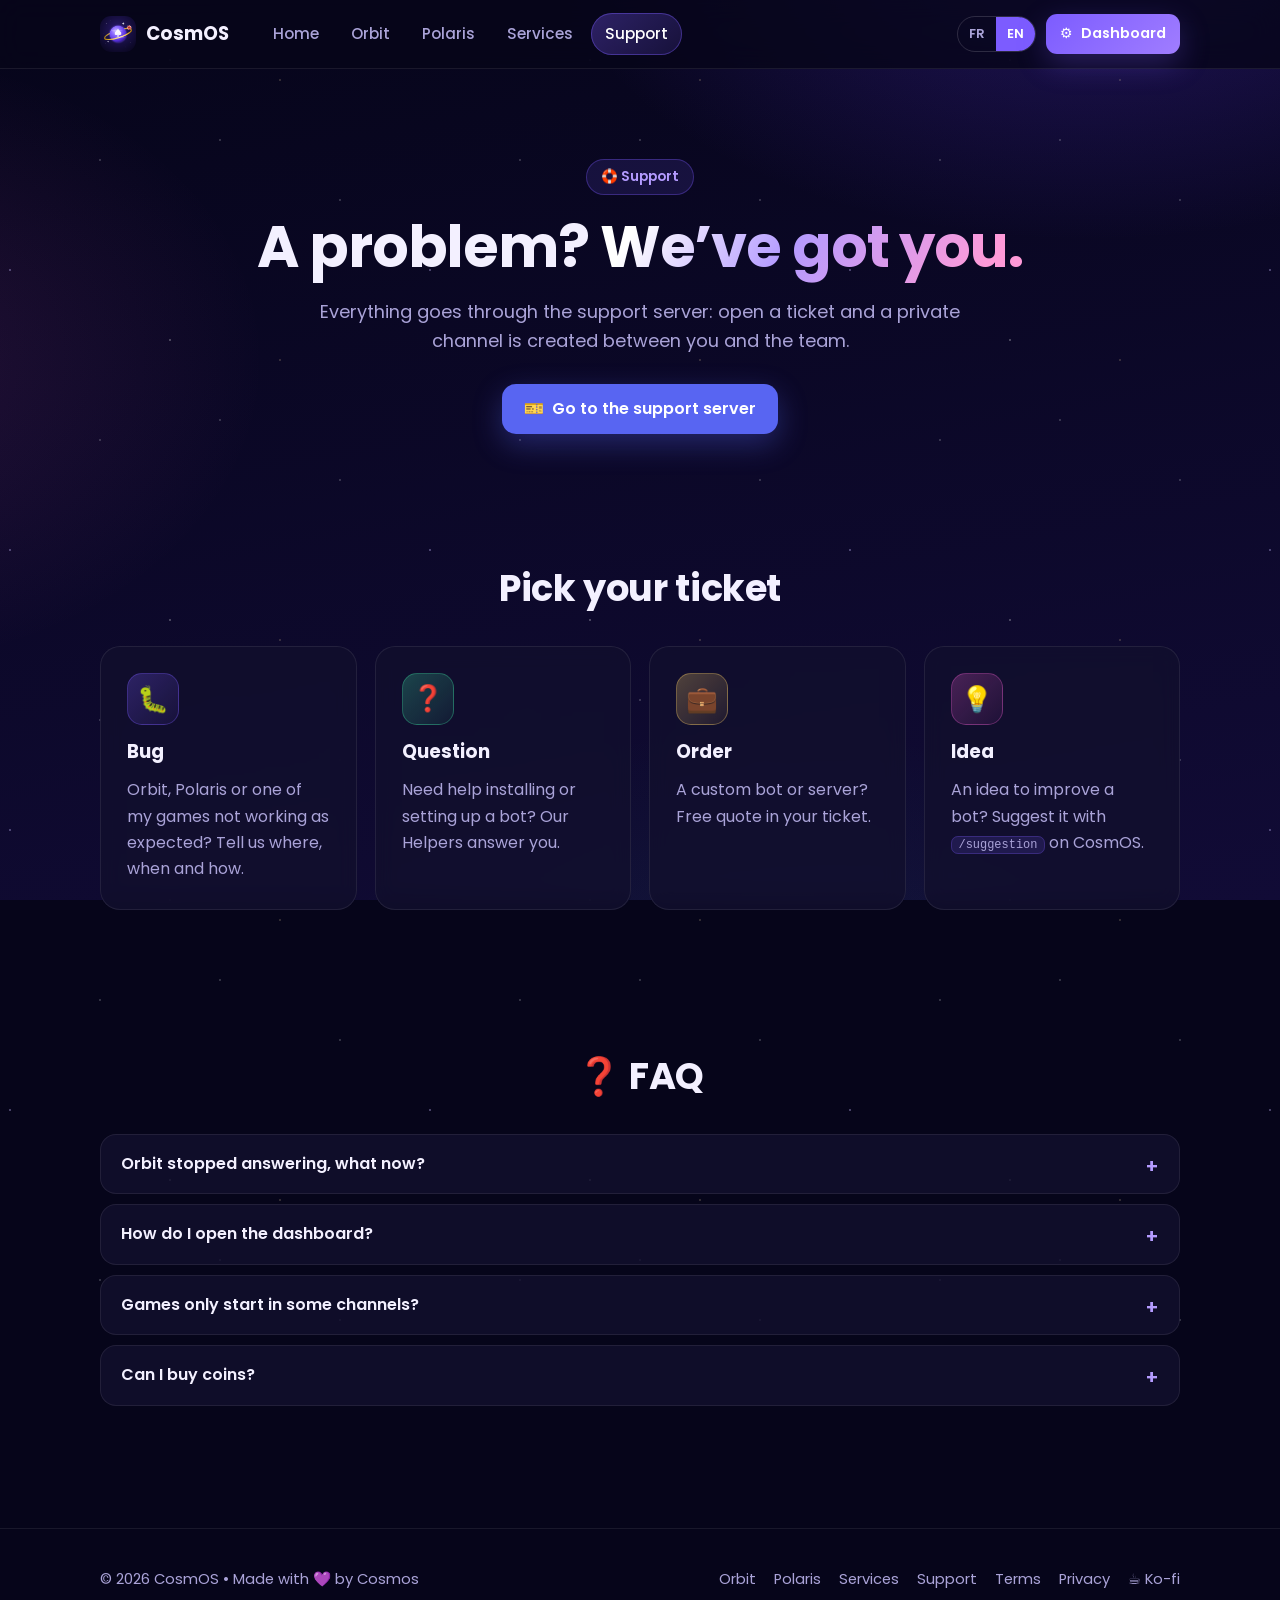
<file: docs/support.html>
<!DOCTYPE html>
<html lang="fr">
<head>
  <meta charset="utf-8">
  <meta name="viewport" content="width=device-width, initial-scale=1">
  <title>Support — CosmOS</title>
  <meta name="description" content="Un problème avec Orbit, Polaris ou un jeu de Cosmos ? Le serveur support est là pour toi.">
  <link rel="icon" href="avatar.png">
  <link rel="preconnect" href="https://fonts.googleapis.com">
  <link href="https://fonts.googleapis.com/css2?family=Poppins:wght@400;500;600;700;800&display=swap" rel="stylesheet">
  <link rel="stylesheet" href="assets/site.css?v=4">
</head>
<body>

<section class="hero center">
  <div class="wrap">
    <span class="eyebrow">🛟 Support</span>
    <h1><span class="fr">Un problème ? <span class="grad">On s’en occupe.</span></span><span class="en">A problem? <span class="grad">We’ve got you.</span></span></h1>
    <p class="lead"><span class="fr">Tout passe par le serveur support : tu ouvres un ticket, un salon privé est créé entre toi et l’équipe.</span><span class="en">Everything goes through the support server: open a ticket and a private channel is created between you and the team.</span></p>
    <div class="btns" style="justify-content:center"><a class="btn discord" data-link="support">🎫 <span class="fr">Aller au serveur support</span><span class="en">Go to the support server</span></a></div>
  </div>
</section>

<section>
  <div class="wrap">
    <div class="head center reveal"><h2><span class="fr">Choisis ton ticket</span><span class="en">Pick your ticket</span></h2></div>
    <div class="cards">
      <div class="card reveal"><div class="ico">🐛</div><h3><span class="fr">Bug</span><span class="en">Bug</span></h3><p><span class="fr">Orbit, Polaris ou un de mes jeux ne marche pas comme prévu ? Dis-nous où, quand et comment.</span><span class="en">Orbit, Polaris or one of my games not working as expected? Tell us where, when and how.</span></p></div>
      <div class="card reveal"><div class="ico green">❓</div><h3><span class="fr">Question</span><span class="en">Question</span></h3><p><span class="fr">Besoin d’aide pour installer ou régler un bot ? Les Helpers te répondent.</span><span class="en">Need help installing or setting up a bot? Our Helpers answer you.</span></p></div>
      <div class="card reveal"><div class="ico gold">💼</div><h3><span class="fr">Commande</span><span class="en">Order</span></h3><p><span class="fr">Un bot ou un serveur sur mesure ? Devis gratuit dans ton ticket.</span><span class="en">A custom bot or server? Free quote in your ticket.</span></p></div>
      <div class="card reveal"><div class="ico pink">💡</div><h3><span class="fr">Idée</span><span class="en">Idea</span></h3><p><span class="fr">Une idée pour améliorer un bot ? Propose-la avec <code>/suggestion</code> sur CosmOS.</span><span class="en">An idea to improve a bot? Suggest it with <code>/suggestion</code> on CosmOS.</span></p></div>
    </div>
  </div>
</section>

<section>
  <div class="wrap">
    <div class="head center reveal"><h2>❓ <span class="fr">Questions fréquentes</span><span class="en">FAQ</span></h2></div>
    <div class="reveal fr">
      <details><summary>Orbit ne répond plus, que faire ?</summary><p>Regarde d’abord le salon 📡・statut-bots du serveur support. Si Orbit est en ligne, ouvre un ticket 🐛 Bug.</p></details>
      <details><summary>Comment ouvrir le tableau de bord ?</summary><p>Clique sur « Tableau de bord » en haut de la page et connecte-toi avec Discord. Tu dois avoir la permission « Gérer le serveur ».</p></details>
      <details><summary>Les jeux ne se lancent que dans certains salons ?</summary><p>Oui : chaque jeu a son salon. Tape <code>/setup</code> pour les créer, ou change ce réglage dans le tableau de bord.</p></details>
      <details><summary>Est-ce qu’on peut acheter des pièces ?</summary><p>Non, jamais. La monnaie d’Orbit est 100 % virtuelle et n’a aucune valeur réelle.</p></details>
    </div>
    <div class="reveal en">
      <details><summary>Orbit stopped answering, what now?</summary><p>First check the 📡・statut-bots channel on the support server. If Orbit is online, open a 🐛 Bug ticket.</p></details>
      <details><summary>How do I open the dashboard?</summary><p>Click “Dashboard” at the top of the page and log in with Discord. You need the “Manage Server” permission.</p></details>
      <details><summary>Games only start in some channels?</summary><p>Yes: each game has its own channel. Type <code>/setup</code> to create them, or change it in the dashboard.</p></details>
      <details><summary>Can I buy coins?</summary><p>No, never. Orbit’s currency is 100% virtual and has no real value.</p></details>
    </div>
  </div>
</section>

<script src="assets/site.js?v=4"></script>
</body>
</html>
</file>
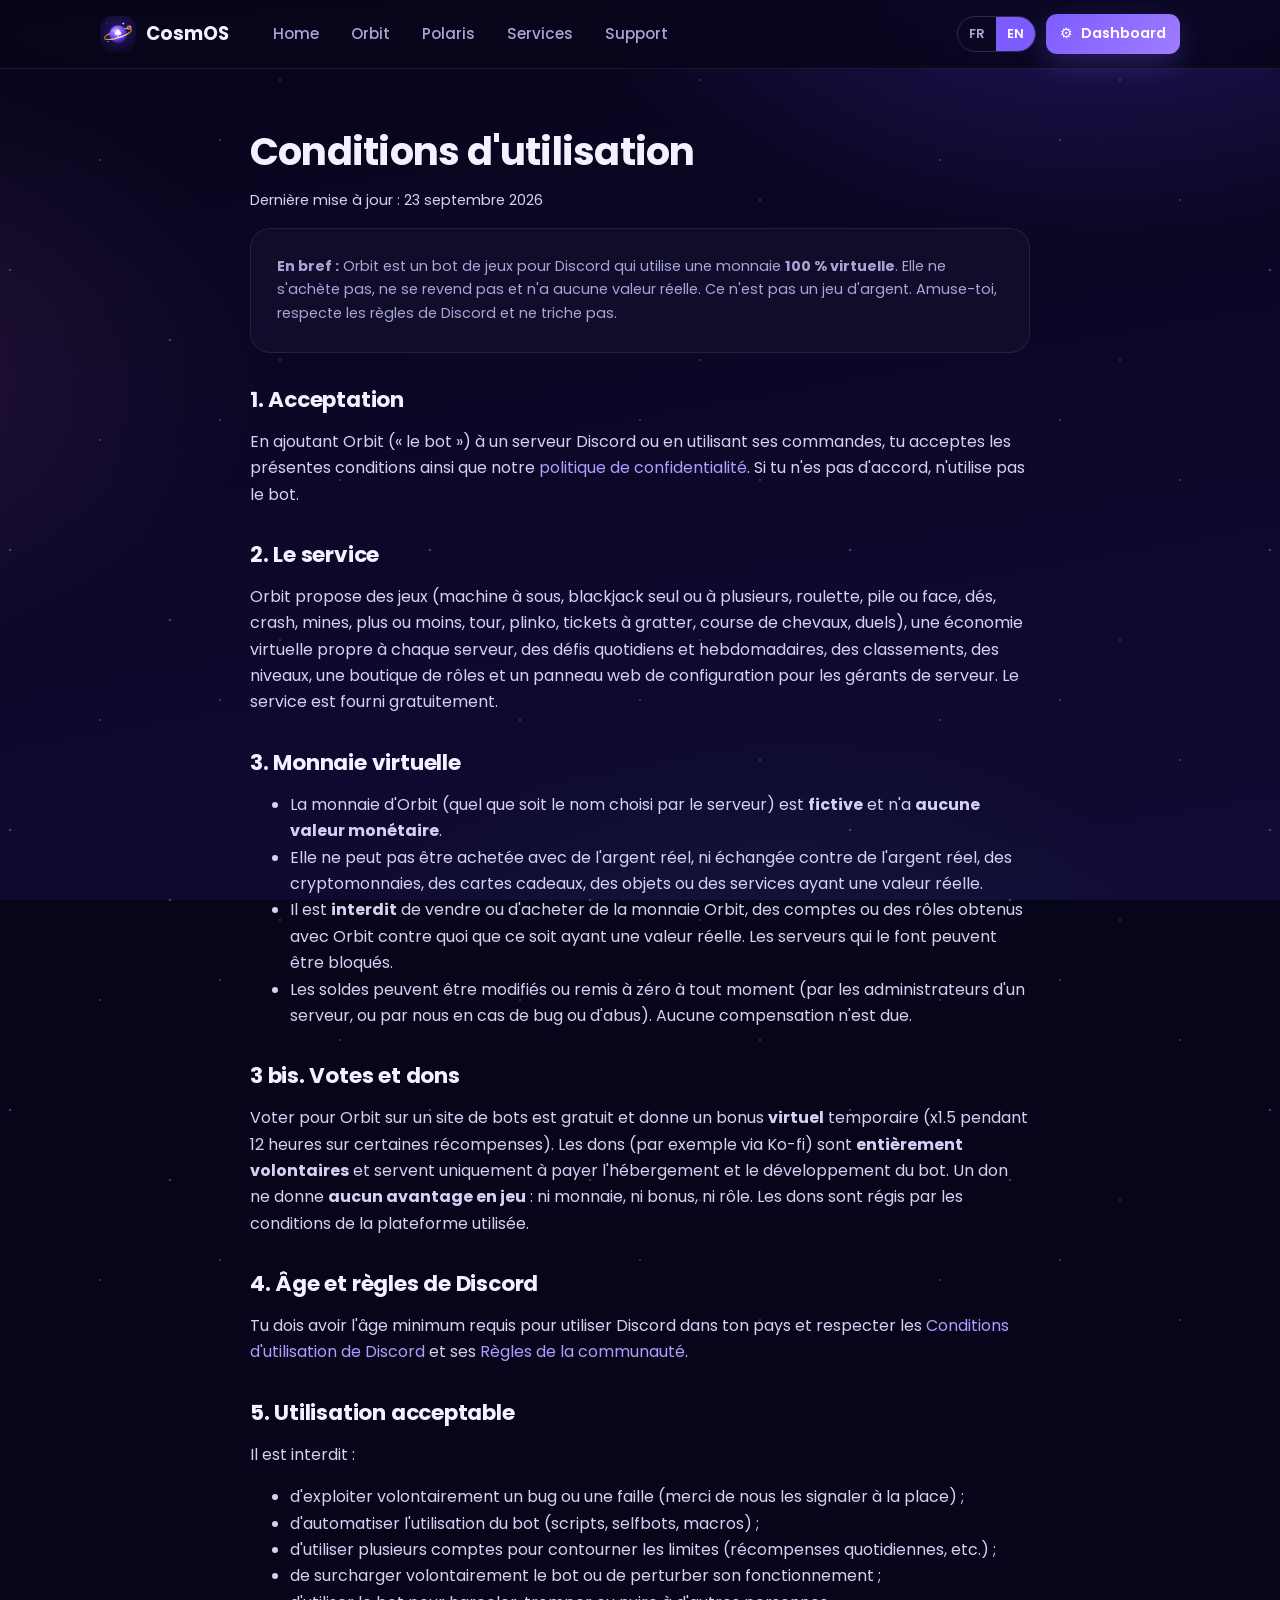
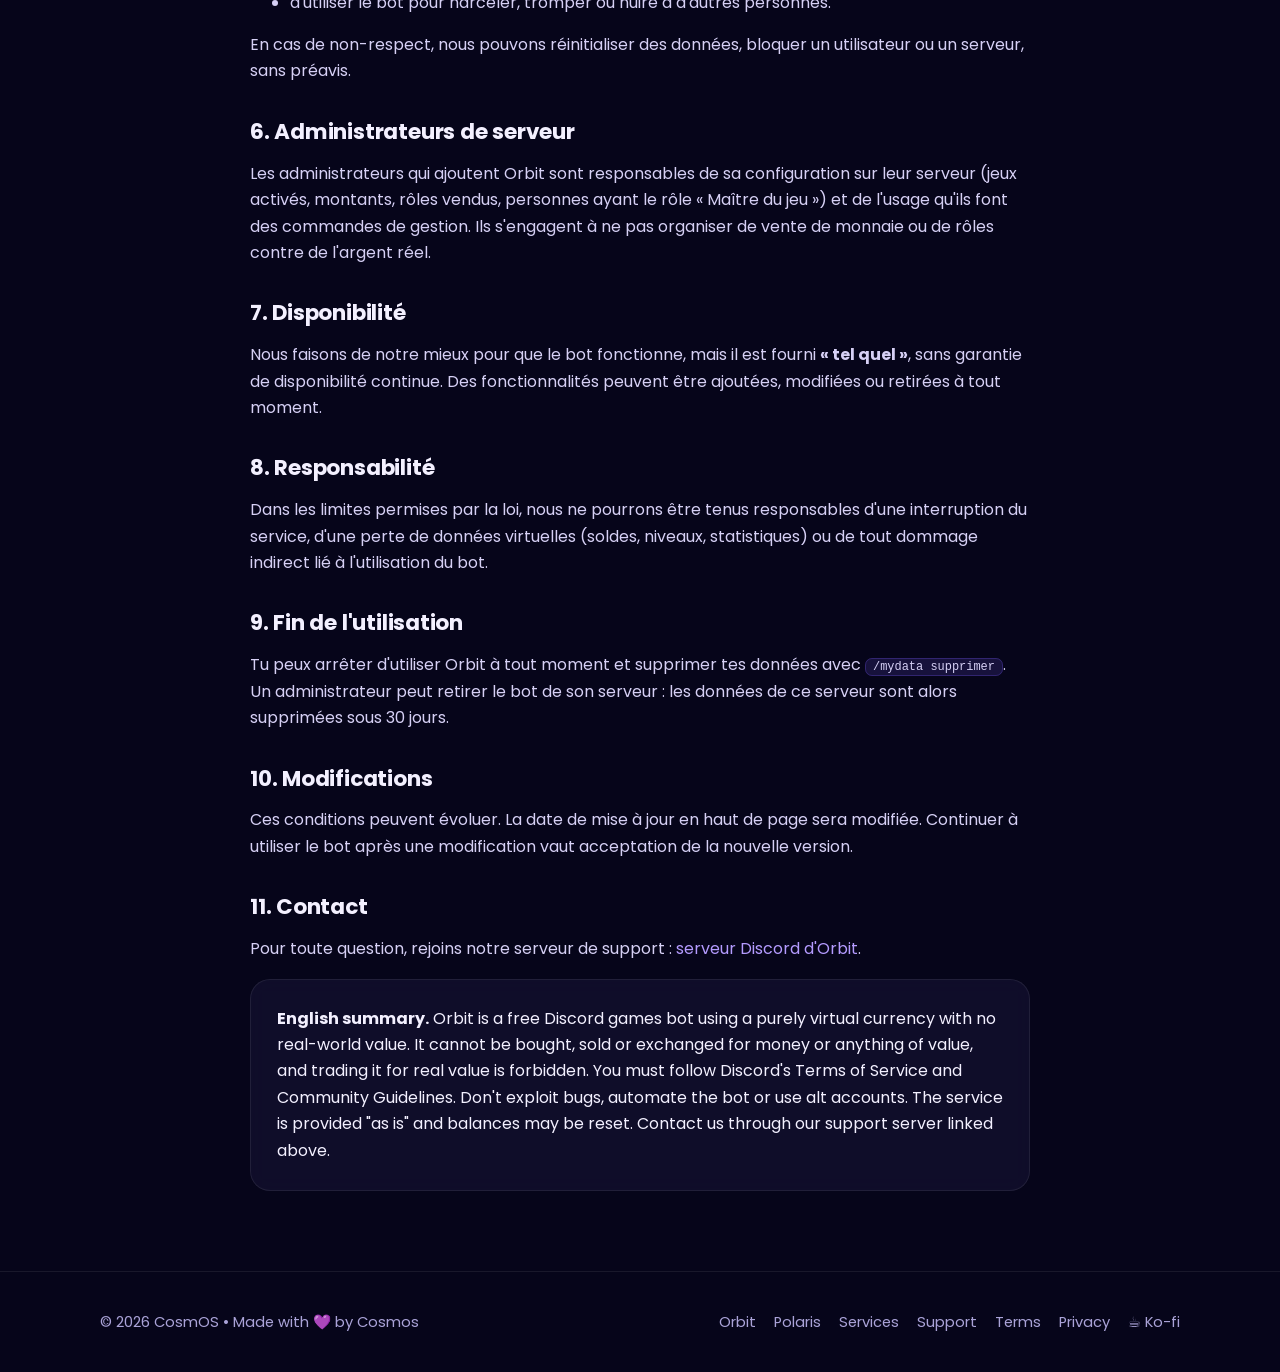
<file: docs/terms.html>
<!DOCTYPE html>
<html lang="fr">
<head>
  <meta charset="utf-8">
  <meta name="viewport" content="width=device-width, initial-scale=1">
  <title>Conditions d'utilisation — Orbit</title>
  <meta name="description" content="Conditions d'utilisation du bot Discord Orbit.">
  <link rel="icon" href="avatar.png">
  <link rel="preconnect" href="https://fonts.googleapis.com">
  <link href="https://fonts.googleapis.com/css2?family=Poppins:wght@400;500;600;700;800&display=swap" rel="stylesheet">
  <link rel="stylesheet" href="assets/site.css?v=4">
</head>
<body>
<main class="doc">
  <h1>Conditions d'utilisation</h1>
  <p class="updated">Dernière mise à jour : 23 septembre 2026</p>

  <div class="card note">
    <strong>En bref :</strong> Orbit est un bot de jeux pour Discord qui utilise une monnaie <strong>100 % virtuelle</strong>.
    Elle ne s'achète pas, ne se revend pas et n'a aucune valeur réelle. Ce n'est pas un jeu d'argent.
    Amuse-toi, respecte les règles de Discord et ne triche pas.
  </div>

  <h2>1. Acceptation</h2>
  <p>
    En ajoutant Orbit (« le bot ») à un serveur Discord ou en utilisant ses commandes, tu acceptes les présentes conditions
    ainsi que notre <a href="privacy.html">politique de confidentialité</a>. Si tu n'es pas d'accord, n'utilise pas le bot.
  </p>

  <h2>2. Le service</h2>
  <p>
    Orbit propose des jeux (machine à sous, blackjack seul ou à plusieurs, roulette, pile ou face, dés, crash, mines, plus ou moins,
    tour, plinko, tickets à gratter, course de chevaux, duels), une économie virtuelle propre à chaque serveur, des défis quotidiens
    et hebdomadaires, des classements, des niveaux, une boutique de rôles et un panneau web de configuration pour les gérants de serveur.
    Le service est fourni gratuitement.
  </p>

  <h2>3. Monnaie virtuelle</h2>
  <ul>
    <li>La monnaie d'Orbit (quel que soit le nom choisi par le serveur) est <strong>fictive</strong> et n'a <strong>aucune valeur monétaire</strong>.</li>
    <li>Elle ne peut pas être achetée avec de l'argent réel, ni échangée contre de l'argent réel, des cryptomonnaies, des cartes cadeaux, des objets ou des services ayant une valeur réelle.</li>
    <li>Il est <strong>interdit</strong> de vendre ou d'acheter de la monnaie Orbit, des comptes ou des rôles obtenus avec Orbit contre quoi que ce soit ayant une valeur réelle. Les serveurs qui le font peuvent être bloqués.</li>
    <li>Les soldes peuvent être modifiés ou remis à zéro à tout moment (par les administrateurs d'un serveur, ou par nous en cas de bug ou d'abus). Aucune compensation n'est due.</li>
  </ul>

  <h2>3 bis. Votes et dons</h2>
  <p>
    Voter pour Orbit sur un site de bots est gratuit et donne un bonus <strong>virtuel</strong> temporaire (x1.5 pendant 12 heures sur certaines récompenses).
    Les dons (par exemple via Ko-fi) sont <strong>entièrement volontaires</strong> et servent uniquement à payer l'hébergement et le développement du bot.
    Un don ne donne <strong>aucun avantage en jeu</strong> : ni monnaie, ni bonus, ni rôle. Les dons sont régis par les conditions de la plateforme utilisée.
  </p>

  <h2>4. Âge et règles de Discord</h2>
  <p>
    Tu dois avoir l'âge minimum requis pour utiliser Discord dans ton pays et respecter les
    <a href="https://discord.com/terms" target="_blank" rel="noopener">Conditions d'utilisation de Discord</a> et ses
    <a href="https://discord.com/guidelines" target="_blank" rel="noopener">Règles de la communauté</a>.
  </p>

  <h2>5. Utilisation acceptable</h2>
  <p>Il est interdit :</p>
  <ul>
    <li>d'exploiter volontairement un bug ou une faille (merci de nous les signaler à la place) ;</li>
    <li>d'automatiser l'utilisation du bot (scripts, selfbots, macros) ;</li>
    <li>d'utiliser plusieurs comptes pour contourner les limites (récompenses quotidiennes, etc.) ;</li>
    <li>de surcharger volontairement le bot ou de perturber son fonctionnement ;</li>
    <li>d'utiliser le bot pour harceler, tromper ou nuire à d'autres personnes.</li>
  </ul>
  <p>En cas de non-respect, nous pouvons réinitialiser des données, bloquer un utilisateur ou un serveur, sans préavis.</p>

  <h2>6. Administrateurs de serveur</h2>
  <p>
    Les administrateurs qui ajoutent Orbit sont responsables de sa configuration sur leur serveur (jeux activés,
    montants, rôles vendus, personnes ayant le rôle « Maître du jeu ») et de l'usage qu'ils font des commandes de gestion.
    Ils s'engagent à ne pas organiser de vente de monnaie ou de rôles contre de l'argent réel.
  </p>

  <h2>7. Disponibilité</h2>
  <p>
    Nous faisons de notre mieux pour que le bot fonctionne, mais il est fourni <strong>« tel quel »</strong>, sans garantie
    de disponibilité continue. Des fonctionnalités peuvent être ajoutées, modifiées ou retirées à tout moment.
  </p>

  <h2>8. Responsabilité</h2>
  <p>
    Dans les limites permises par la loi, nous ne pourrons être tenus responsables d'une interruption du service,
    d'une perte de données virtuelles (soldes, niveaux, statistiques) ou de tout dommage indirect lié à l'utilisation du bot.
  </p>

  <h2>9. Fin de l'utilisation</h2>
  <p>
    Tu peux arrêter d'utiliser Orbit à tout moment et supprimer tes données avec <code>/mydata supprimer</code>.
    Un administrateur peut retirer le bot de son serveur : les données de ce serveur sont alors supprimées sous 30 jours.
  </p>

  <h2>10. Modifications</h2>
  <p>
    Ces conditions peuvent évoluer. La date de mise à jour en haut de page sera modifiée. Continuer à utiliser le bot
    après une modification vaut acceptation de la nouvelle version.
  </p>

  <h2>11. Contact</h2>
  <p>
    Pour toute question, rejoins notre serveur de support :
    <a class="support-link" href="https://discord.gg/anFSkHyWSw" target="_blank" rel="noopener">serveur Discord d'Orbit</a>.
  </p>

  <div class="card">
    <strong>English summary.</strong> Orbit is a free Discord games bot using a purely virtual currency with no real-world value.
    It cannot be bought, sold or exchanged for money or anything of value, and trading it for real value is forbidden.
    You must follow Discord's Terms of Service and Community Guidelines. Don't exploit bugs, automate the bot or use alt accounts.
    The service is provided "as is" and balances may be reset. Contact us through our support server linked above.
  </div>
</main>

<script src="assets/site.js?v=4"></script>
</body>
</html>
</file>
<file: docs/assets/site.css>
/* ===== Site CosmOS / Orbit — style commun à toutes les pages ===== */
:root {
  --bg: #06051a; --bg2: #110b36; --panel: #120f2ecc; --panel-solid: #15123a;
  --line: #ffffff14; --line2: #ffffff26; --text: #f3f0ff; --muted: #aaa3d8;
  --accent: #7c5cff; --accent2: #b49bff; --pink: #e65ac8; --gold: #ffd166; --green: #3cdca0;
  --r: 20px; --max: 1120px;
}
* { box-sizing: border-box; }
html { scroll-behavior: smooth; }
body {
  margin: 0; font-family: "Poppins", system-ui, -apple-system, "Segoe UI", Roboto, sans-serif;
  color: var(--text); background: var(--bg); line-height: 1.65; overflow-x: hidden;
}
body::before {
  content: ""; position: fixed; inset: 0; z-index: -2;
  background:
    radial-gradient(900px 520px at 85% -8%, #5a35e055, transparent 60%),
    radial-gradient(700px 520px at -12% 40%, #e65ac81f, transparent 60%),
    radial-gradient(800px 600px at 60% 120%, #3cdca014, transparent 60%),
    linear-gradient(170deg, var(--bg), var(--bg2));
}
body::after {
  content: ""; position: fixed; inset: -50%; z-index: -1; opacity: .6; pointer-events: none;
  background-image:
    radial-gradient(1px 1px at 20px 30px, #fff, transparent), radial-gradient(1px 1px at 140px 90px, #fff, transparent),
    radial-gradient(1.6px 1.6px at 230px 160px, #cbbcff, transparent), radial-gradient(1px 1px at 320px 50px, #fff, transparent),
    radial-gradient(1.2px 1.2px at 390px 230px, #fff, transparent), radial-gradient(1px 1px at 80px 250px, #ffe2a8, transparent);
  background-size: 420px 280px; animation: drift 120s linear infinite;
}
@keyframes drift { to { transform: translate(210px, 140px); } }
a { color: var(--accent2); text-decoration: none; }
a:hover { color: #fff; }
img { max-width: 100%; display: block; }
.wrap { max-width: var(--max); margin: 0 auto; padding: 0 20px; }

/* ---- barre de navigation ---- */
.nav { position: sticky; top: 0; z-index: 20; backdrop-filter: blur(14px); background: #07061acc; border-bottom: 1px solid var(--line); }
.nav .wrap { display: flex; align-items: center; gap: 18px; height: 68px; }
.brand { display: flex; align-items: center; gap: 10px; font-weight: 700; font-size: 1.15rem; color: var(--text); }
.brand img { width: 36px; height: 36px; border-radius: 11px; }
.links { display: flex; gap: 4px; margin-left: 12px; }
.links a { color: var(--muted); padding: 8px 14px; border-radius: 999px; font-size: .95rem; font-weight: 500; transition: .15s; }
.links a:hover { color: var(--text); background: #ffffff0d; }
.links a.mob { display: none; }
.links a.active { color: #fff; background: linear-gradient(135deg, #7c5cff55, #7c5cff22); box-shadow: inset 0 0 0 1px #7c5cff66; }
.nav .right { margin-left: auto; display: flex; align-items: center; gap: 10px; }
.lang { display: inline-flex; border: 1px solid var(--line2); border-radius: 999px; overflow: hidden; }
.lang button { background: none; border: 0; color: var(--muted); padding: 6px 11px; cursor: pointer; font: inherit; font-size: .8rem; font-weight: 600; }
.lang button.on { background: var(--accent); color: #fff; }
.burger { display: none; background: #ffffff10; border: 1px solid var(--line2); color: var(--text); border-radius: 10px; padding: 7px 11px; font-size: 1.1rem; cursor: pointer; }

/* ---- boutons ---- */
.btn {
  display: inline-flex; align-items: center; gap: 8px; padding: 12px 22px; border-radius: 14px; font-weight: 600;
  color: #fff; background: linear-gradient(135deg, #7c5cff, #a07dff); border: 0; cursor: pointer; font: inherit; font-weight: 600;
  box-shadow: 0 10px 30px #7c5cff44; transition: transform .15s, box-shadow .15s;
}
.btn:hover { transform: translateY(-2px); box-shadow: 0 14px 36px #7c5cff66; color: #fff; }
.btn.ghost { background: #ffffff0f; box-shadow: none; border: 1px solid var(--line2); }
.btn.ghost:hover { background: #ffffff1a; }
.btn.gold { background: linear-gradient(135deg, #ffc94d, #ffe08a); color: #2a1a00; box-shadow: 0 10px 30px #ffcc3333; }
.btn.discord { background: #5865f2; box-shadow: 0 10px 30px #5865f255; }
.btn.kofi { background: linear-gradient(135deg, #ff5e5b, #ff8a70); box-shadow: 0 10px 30px #ff5e5b44; }
.btn.sm { padding: 8px 14px; font-size: .9rem; border-radius: 11px; }
.btns { display: flex; flex-wrap: wrap; gap: 12px; }

/* ---- sections ---- */
section { padding: 72px 0; }
.hero { padding: 90px 0 60px; }
.hero .grid2 { display: grid; grid-template-columns: 1.1fr .9fr; gap: 48px; align-items: center; }
.eyebrow { display: inline-flex; align-items: center; gap: 8px; padding: 6px 14px; border-radius: 999px; background: #7c5cff22; border: 1px solid #7c5cff55; color: var(--accent2); font-size: .85rem; font-weight: 600; margin-bottom: 18px; }
h1, h2, h3 { line-height: 1.2; margin: 0 0 14px; }
h1 { font-size: clamp(2.2rem, 5vw, 3.6rem); letter-spacing: -.02em; }
h2 { font-size: clamp(1.6rem, 3.2vw, 2.3rem); letter-spacing: -.01em; }
h3 { font-size: 1.15rem; }
.grad { background: linear-gradient(120deg, #fff 10%, #b49bff 45%, #ff9ad8 90%); -webkit-background-clip: text; background-clip: text; color: transparent; }
.lead { font-size: 1.12rem; color: var(--muted); max-width: 640px; margin: 0 0 28px; }
.center { text-align: center; }
.center .lead { margin-left: auto; margin-right: auto; }
.head { margin-bottom: 36px; }

/* ---- visuels ---- */
.visual { position: relative; }
.visual img.banner { border-radius: 24px; border: 1px solid var(--line2); box-shadow: 0 30px 80px #0009, 0 0 0 1px #7c5cff22; }
.float { position: absolute; background: var(--panel-solid); border: 1px solid var(--line2); border-radius: 16px; padding: 12px 16px; box-shadow: 0 20px 50px #0008; font-size: .9rem; animation: floaty 6s ease-in-out infinite; }
.float b { display: block; font-size: 1.2rem; }
@keyframes floaty { 50% { transform: translateY(-8px); } }
.orb { width: 220px; height: 220px; border-radius: 50%; margin: 0 auto; background: radial-gradient(circle at 35% 30%, #fff8, #b49bff 20%, #5a35e0 55%, #1b0f55 80%); box-shadow: 0 0 90px #7c5cff88, inset -20px -30px 60px #0007; animation: floaty 8s ease-in-out infinite; }

/* ---- cartes ---- */
.cards { display: grid; grid-template-columns: repeat(auto-fit, minmax(240px, 1fr)); gap: 18px; }
.card {
  position: relative; background: var(--panel); border: 1px solid var(--line); border-radius: var(--r); padding: 26px;
  backdrop-filter: blur(10px); transition: transform .2s, border-color .2s, box-shadow .2s;
}
a.card { color: var(--text); display: block; }
.card:hover { transform: translateY(-3px); border-color: #7c5cff66; box-shadow: 0 20px 50px #0006, 0 0 40px #7c5cff22; }
.card .ico { width: 52px; height: 52px; border-radius: 15px; display: flex; align-items: center; justify-content: center; font-size: 1.6rem; background: linear-gradient(135deg, #7c5cff44, #7c5cff11); border: 1px solid #7c5cff55; margin-bottom: 16px; }
.card .ico.pink { background: linear-gradient(135deg, #e65ac844, #e65ac811); border-color: #e65ac855; }
.card .ico.gold { background: linear-gradient(135deg, #ffd16644, #ffd16611); border-color: #ffd16655; }
.card .ico.green { background: linear-gradient(135deg, #3cdca044, #3cdca011); border-color: #3cdca055; }
.card p { color: var(--muted); margin: 0; }
.card .more { display: inline-block; margin-top: 14px; font-weight: 600; color: var(--accent2); }
.card img.logo { width: 64px; height: 64px; border-radius: 18px; margin-bottom: 16px; }
.tag { position: absolute; top: 18px; right: 18px; font-size: .75rem; font-weight: 700; padding: 3px 10px; border-radius: 999px; background: #3cdca022; color: var(--green); border: 1px solid #3cdca055; }
.tag.soon { background: #ffd16622; color: var(--gold); border-color: #ffd16655; }

/* ---- stats ---- */
.stats { display: grid; grid-template-columns: repeat(auto-fit, minmax(120px, 1fr)); gap: 14px; margin-top: 34px; }
.stat { background: #ffffff08; border: 1px solid var(--line); border-radius: 16px; padding: 16px 18px; }
.stat b { display: block; font-size: 1.7rem; }
.stat span { color: var(--muted); font-size: .9rem; }

/* ---- jeux ---- */
.games { display: grid; grid-template-columns: repeat(auto-fill, minmax(160px, 1fr)); gap: 12px; }
.game { background: var(--panel); border: 1px solid var(--line); border-radius: 16px; padding: 18px 14px; text-align: center; transition: .2s; }
.game:hover { transform: translateY(-3px) rotate(-.5deg); border-color: #7c5cff66; }
.game .e { font-size: 2rem; }
.game b { display: block; margin-top: 6px; }
.game small { color: var(--muted); }

/* ---- étapes, listes, FAQ ---- */
.steps { counter-reset: s; list-style: none; padding: 0; margin: 0; display: grid; gap: 14px; }
.steps li { counter-increment: s; position: relative; padding: 18px 18px 18px 70px; background: var(--panel); border: 1px solid var(--line); border-radius: 16px; }
.steps li::before { content: counter(s); position: absolute; left: 18px; top: 16px; width: 36px; height: 36px; border-radius: 12px; background: linear-gradient(135deg, #7c5cff, #b49bff); color: #fff; font-weight: 700; display: flex; align-items: center; justify-content: center; }
code { background: #7c5cff26; border: 1px solid #7c5cff44; padding: 1px 7px; border-radius: 7px; font-size: .92em; }
.cmds { display: grid; grid-template-columns: repeat(auto-fit, minmax(280px, 1fr)); gap: 10px; }
.cmd { display: flex; gap: 12px; align-items: baseline; padding: 12px 16px; border-radius: 14px; background: #ffffff07; border: 1px solid var(--line); }
.cmd code { white-space: nowrap; }
.cmd span { color: var(--muted); font-size: .93rem; }
details { background: var(--panel); border: 1px solid var(--line); border-radius: 16px; padding: 16px 20px; margin: 10px 0; }
details[open] { border-color: #7c5cff55; }
summary { cursor: pointer; font-weight: 600; list-style: none; }
summary::after { content: "+"; float: right; color: var(--accent2); font-size: 1.2rem; }
details[open] summary::after { content: "–"; }
details p { color: var(--muted); margin: 10px 0 0; }

/* ---- offres ---- */
.price { font-size: 1.9rem; font-weight: 800; margin: 6px 0 12px; }
.price small { font-size: .9rem; color: var(--muted); font-weight: 400; }
.card ul { padding-left: 18px; color: var(--muted); margin: 0; }
.card li { margin: 5px 0; }
.card.star { border-color: #7c5cff88; box-shadow: 0 0 50px #7c5cff33; }

/* ---- bandeau d'appel ---- */
.cta { text-align: center; background: linear-gradient(135deg, #7c5cff33, #e65ac822 60%, #ffd16618); border: 1px solid #7c5cff55; border-radius: 28px; padding: 52px 26px; }
.cta p { color: var(--muted); max-width: 600px; margin: 0 auto 26px; }
.cta .btns { justify-content: center; }
.note { font-size: .9rem; color: var(--muted); }

/* ---- pages de texte (conditions, confidentialité) ---- */
.doc { max-width: 820px; margin: 0 auto; padding: 60px 20px 40px; }
.doc h1 { font-size: 2.4rem; }
.doc h2 { font-size: 1.35rem; margin-top: 34px; }
.doc p, .doc li { color: #d6d0f5; }
.doc .card:hover { transform: none; }
.updated { color: var(--muted); font-size: .9rem; }

/* ---- pied de page ---- */
footer { border-top: 1px solid var(--line); margin-top: 40px; padding: 38px 0; color: var(--muted); font-size: .92rem; }
footer .wrap { display: flex; flex-wrap: wrap; gap: 18px; align-items: center; }
footer .grow { flex: 1; }
footer a { color: var(--muted); }
footer a:hover { color: var(--text); }

/* ---- langue ---- */
body.en .fr, body:not(.en) .en { display: none !important; }
.gate { position: fixed; inset: 0; z-index: 50; background: #05041aee; backdrop-filter: blur(8px); display: flex; align-items: center; justify-content: center; padding: 16px; }
.gate.hidden { display: none; }
.gate .box { background: var(--panel-solid); border: 1px solid var(--line2); border-radius: 24px; padding: 32px 26px; text-align: center; max-width: 380px; width: 100%; }
.gate img { width: 76px; height: 76px; border-radius: 20px; margin: 0 auto; }
.gate h2 { font-size: 1.3rem; margin: 16px 0 20px; }
.gate button { display: block; width: 100%; margin: 10px 0; padding: 14px; border-radius: 14px; border: 1px solid var(--line2); background: #ffffff0d; color: var(--text); font: inherit; font-weight: 600; font-size: 1.05rem; cursor: pointer; }
.gate button:hover { background: var(--accent); border-color: var(--accent); }

/* ---- apparition au défilement ---- */
.reveal { opacity: 0; transform: translateY(18px); transition: opacity .6s, transform .6s; }
.reveal.in { opacity: 1; transform: none; }

@media (max-width: 900px) {
  .hero .grid2 { grid-template-columns: 1fr; }
  .links { position: fixed; top: 68px; left: 0; right: 0; flex-direction: column; background: #07061a; box-shadow: 0 20px 40px #000a; padding: 14px 20px 20px; border-bottom: 1px solid var(--line); margin: 0; display: none; }
  .links.open { display: flex; }
  .links a { padding: 12px 14px; }
  .burger { display: inline-block; }
  .nav .right .dash { display: none; }
  .links a.mob { display: block; }
  .float { display: none; }
  section { padding: 54px 0; }
  .hero { padding: 56px 0 30px; }
}
@media (prefers-reduced-motion: reduce) { *, *::before, *::after { animation: none !important; transition: none !important; } .reveal { opacity: 1; transform: none; } }
</file>
